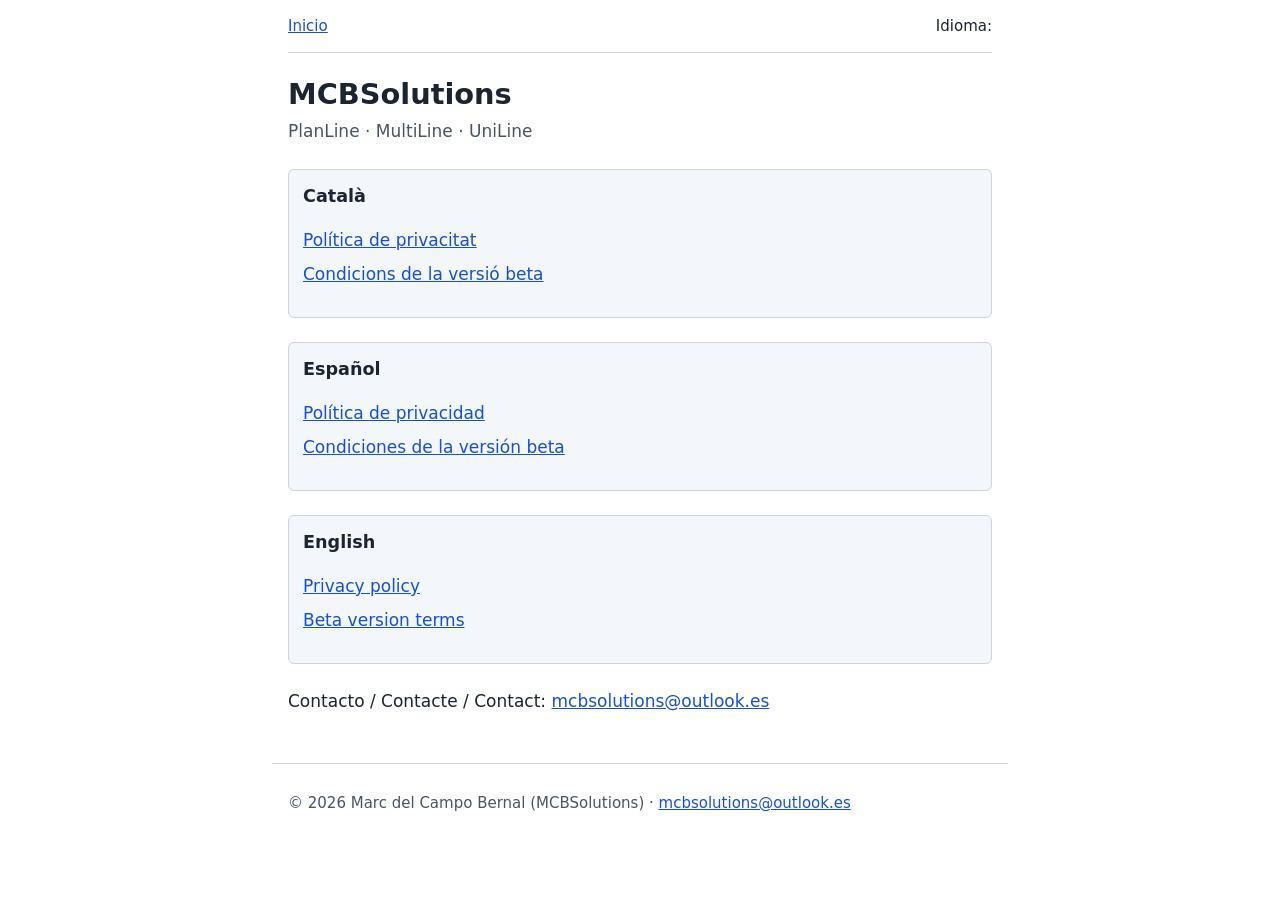
<file: index.html>
<!doctype html>
<html lang="es"><head><meta charset="utf-8"><meta name="viewport" content="width=device-width,initial-scale=1">
<title>MCBSolutions · PlanLine, MultiLine, UniLine</title><meta name="robots" content="index,follow"><link rel="icon" href="data:,">
<link rel="stylesheet" href="estilo.css"></head><body>
<header><nav aria-label="Idioma"><a href="index.html">Inicio</a><span>Idioma: </span></nav></header>
<main>
<h1>MCBSolutions</h1><p class="fecha">PlanLine · MultiLine · UniLine</p><section class="lang" lang="ca"><h2>Català</h2><ul class="lista"><li><a href="privacidad/ca/index.html">Política de privacitat</a></li><li><a href="condiciones-beta/ca/index.html">Condicions de la versió beta</a></li></ul></section>
<section class="lang" lang="es"><h2>Español</h2><ul class="lista"><li><a href="privacidad/es/index.html">Política de privacidad</a></li><li><a href="condiciones-beta/es/index.html">Condiciones de la versión beta</a></li></ul></section>
<section class="lang" lang="en"><h2>English</h2><ul class="lista"><li><a href="privacidad/en/index.html">Privacy policy</a></li><li><a href="condiciones-beta/en/index.html">Beta version terms</a></li></ul></section><p>Contacto / Contacte / Contact: <a href="mailto:mcbsolutions@outlook.es">mcbsolutions@outlook.es</a></p>
</main>
<footer><p>© 2026 Marc del Campo Bernal (MCBSolutions) · <a href="mailto:mcbsolutions@outlook.es">mcbsolutions@outlook.es</a></p></footer>
</body></html>
</file>
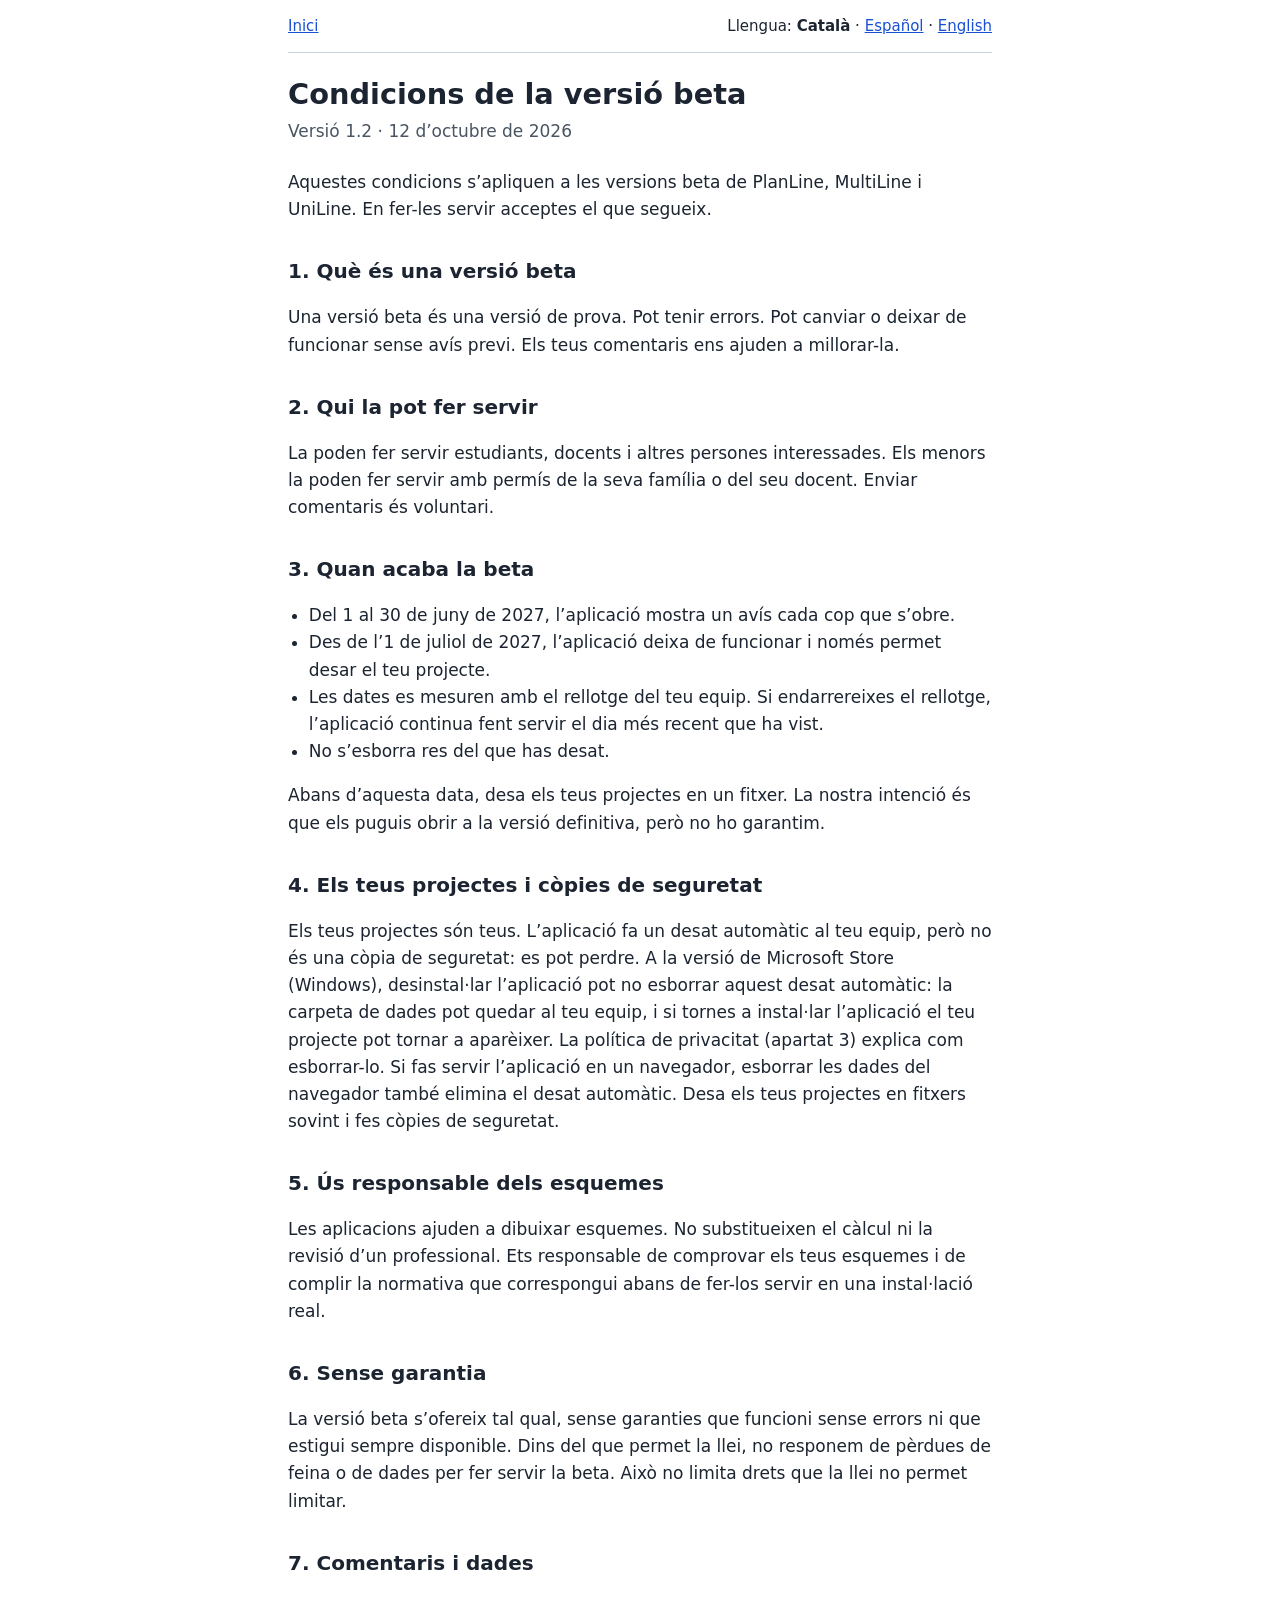
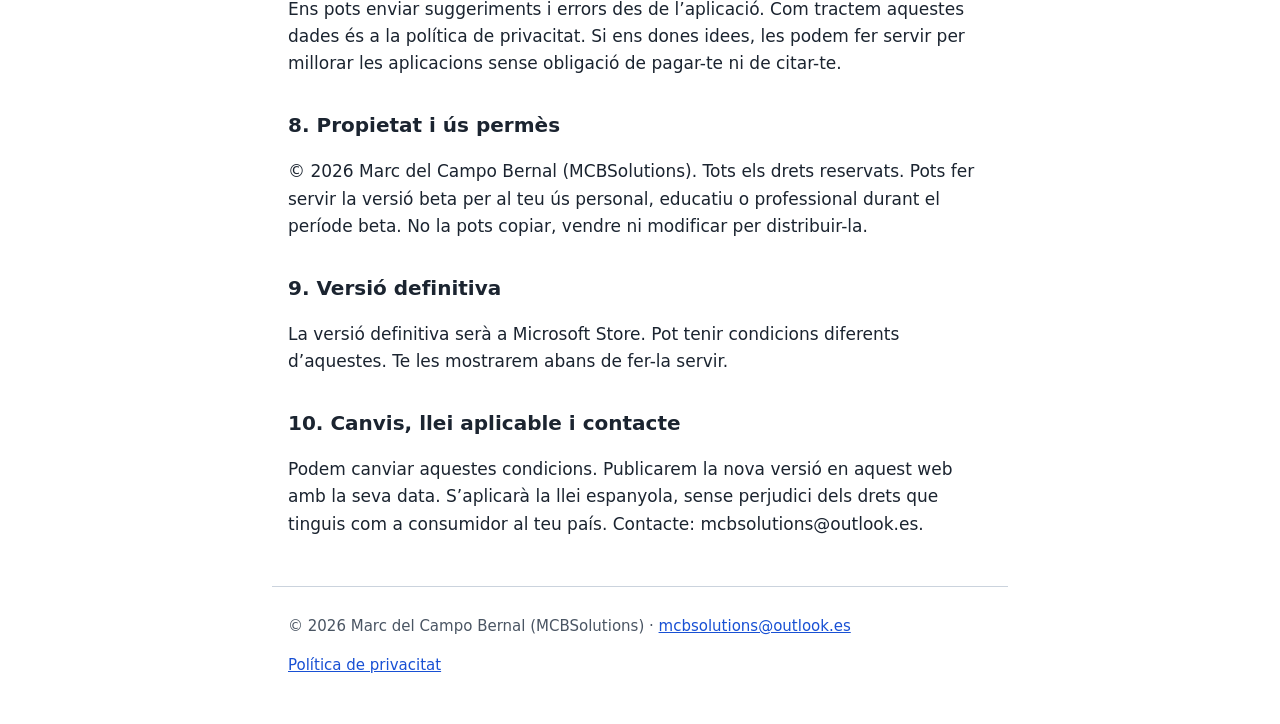
<file: condiciones-beta/ca/index.html>
<!doctype html>
<html lang="ca"><head><meta charset="utf-8"><meta name="viewport" content="width=device-width,initial-scale=1">
<title>Condicions de la versió beta · MCBSolutions</title><meta name="robots" content="index,follow"><link rel="icon" href="data:,"><link rel="alternate" hreflang="ca" href="../ca/index.html"><link rel="alternate" hreflang="es" href="../es/index.html"><link rel="alternate" hreflang="en" href="../en/index.html">
<link rel="stylesheet" href="../../estilo.css"></head><body>
<header><nav aria-label="Llengua"><a href="../../index.html">Inici</a><span>Llengua: <span aria-current="true">Català</span> · <a href="../es/index.html" hreflang="es" lang="es">Español</a> · <a href="../en/index.html" hreflang="en" lang="en">English</a></span></nav></header>
<main>
<h1>Condicions de la versió beta</h1><p class="fecha">Versió 1.2 · 12 d’octubre de 2026</p>
<p>Aquestes condicions s’apliquen a les versions beta de PlanLine, MultiLine i UniLine. En fer-les servir acceptes el que segueix.</p>
<h2>1. Què és una versió beta</h2>
<p>Una versió beta és una versió de prova. Pot tenir errors. Pot canviar o deixar de funcionar sense avís previ. Els teus comentaris ens ajuden a millorar-la.</p>
<h2>2. Qui la pot fer servir</h2>
<p>La poden fer servir estudiants, docents i altres persones interessades. Els menors la poden fer servir amb permís de la seva família o del seu docent. Enviar comentaris és voluntari.</p>
<h2>3. Quan acaba la beta</h2>
<ul><li>Del 1 al 30 de juny de 2027, l’aplicació mostra un avís cada cop que s’obre.</li><li>Des de l’1 de juliol de 2027, l’aplicació deixa de funcionar i només permet desar el teu projecte.</li><li>Les dates es mesuren amb el rellotge del teu equip. Si endarrereixes el rellotge, l’aplicació continua fent servir el dia més recent que ha vist.</li><li>No s’esborra res del que has desat.</li></ul>
<p>Abans d’aquesta data, desa els teus projectes en un fitxer. La nostra intenció és que els puguis obrir a la versió definitiva, però no ho garantim.</p>
<h2>4. Els teus projectes i còpies de seguretat</h2>
<p>Els teus projectes són teus. L’aplicació fa un desat automàtic al teu equip, però no és una còpia de seguretat: es pot perdre. A la versió de Microsoft Store (Windows), desinstal·lar l’aplicació pot no esborrar aquest desat automàtic: la carpeta de dades pot quedar al teu equip, i si tornes a instal·lar l’aplicació el teu projecte pot tornar a aparèixer. La política de privacitat (apartat 3) explica com esborrar-lo. Si fas servir l’aplicació en un navegador, esborrar les dades del navegador també elimina el desat automàtic. Desa els teus projectes en fitxers sovint i fes còpies de seguretat.</p>
<h2>5. Ús responsable dels esquemes</h2>
<p>Les aplicacions ajuden a dibuixar esquemes. No substitueixen el càlcul ni la revisió d’un professional. Ets responsable de comprovar els teus esquemes i de complir la normativa que correspongui abans de fer-los servir en una instal·lació real.</p>
<h2>6. Sense garantia</h2>
<p>La versió beta s’ofereix tal qual, sense garanties que funcioni sense errors ni que estigui sempre disponible. Dins del que permet la llei, no responem de pèrdues de feina o de dades per fer servir la beta. Això no limita drets que la llei no permet limitar.</p>
<h2>7. Comentaris i dades</h2>
<p>Ens pots enviar suggeriments i errors des de l’aplicació. Com tractem aquestes dades és a la política de privacitat. Si ens dones idees, les podem fer servir per millorar les aplicacions sense obligació de pagar-te ni de citar-te.</p>
<h2>8. Propietat i ús permès</h2>
<p>© 2026 Marc del Campo Bernal (MCBSolutions). Tots els drets reservats. Pots fer servir la versió beta per al teu ús personal, educatiu o professional durant el període beta. No la pots copiar, vendre ni modificar per distribuir-la.</p>
<h2>9. Versió definitiva</h2>
<p>La versió definitiva serà a Microsoft Store. Pot tenir condicions diferents d’aquestes. Te les mostrarem abans de fer-la servir.</p>
<h2>10. Canvis, llei aplicable i contacte</h2>
<p>Podem canviar aquestes condicions. Publicarem la nova versió en aquest web amb la seva data. S’aplicarà la llei espanyola, sense perjudici dels drets que tinguis com a consumidor al teu país. Contacte: mcbsolutions@outlook.es.</p>
</main>
<footer><p>© 2026 Marc del Campo Bernal (MCBSolutions) · <a href="mailto:mcbsolutions@outlook.es">mcbsolutions@outlook.es</a></p><p><a href="../../privacidad/ca/index.html">Política de privacitat</a></p></footer>
</body></html>
</file>
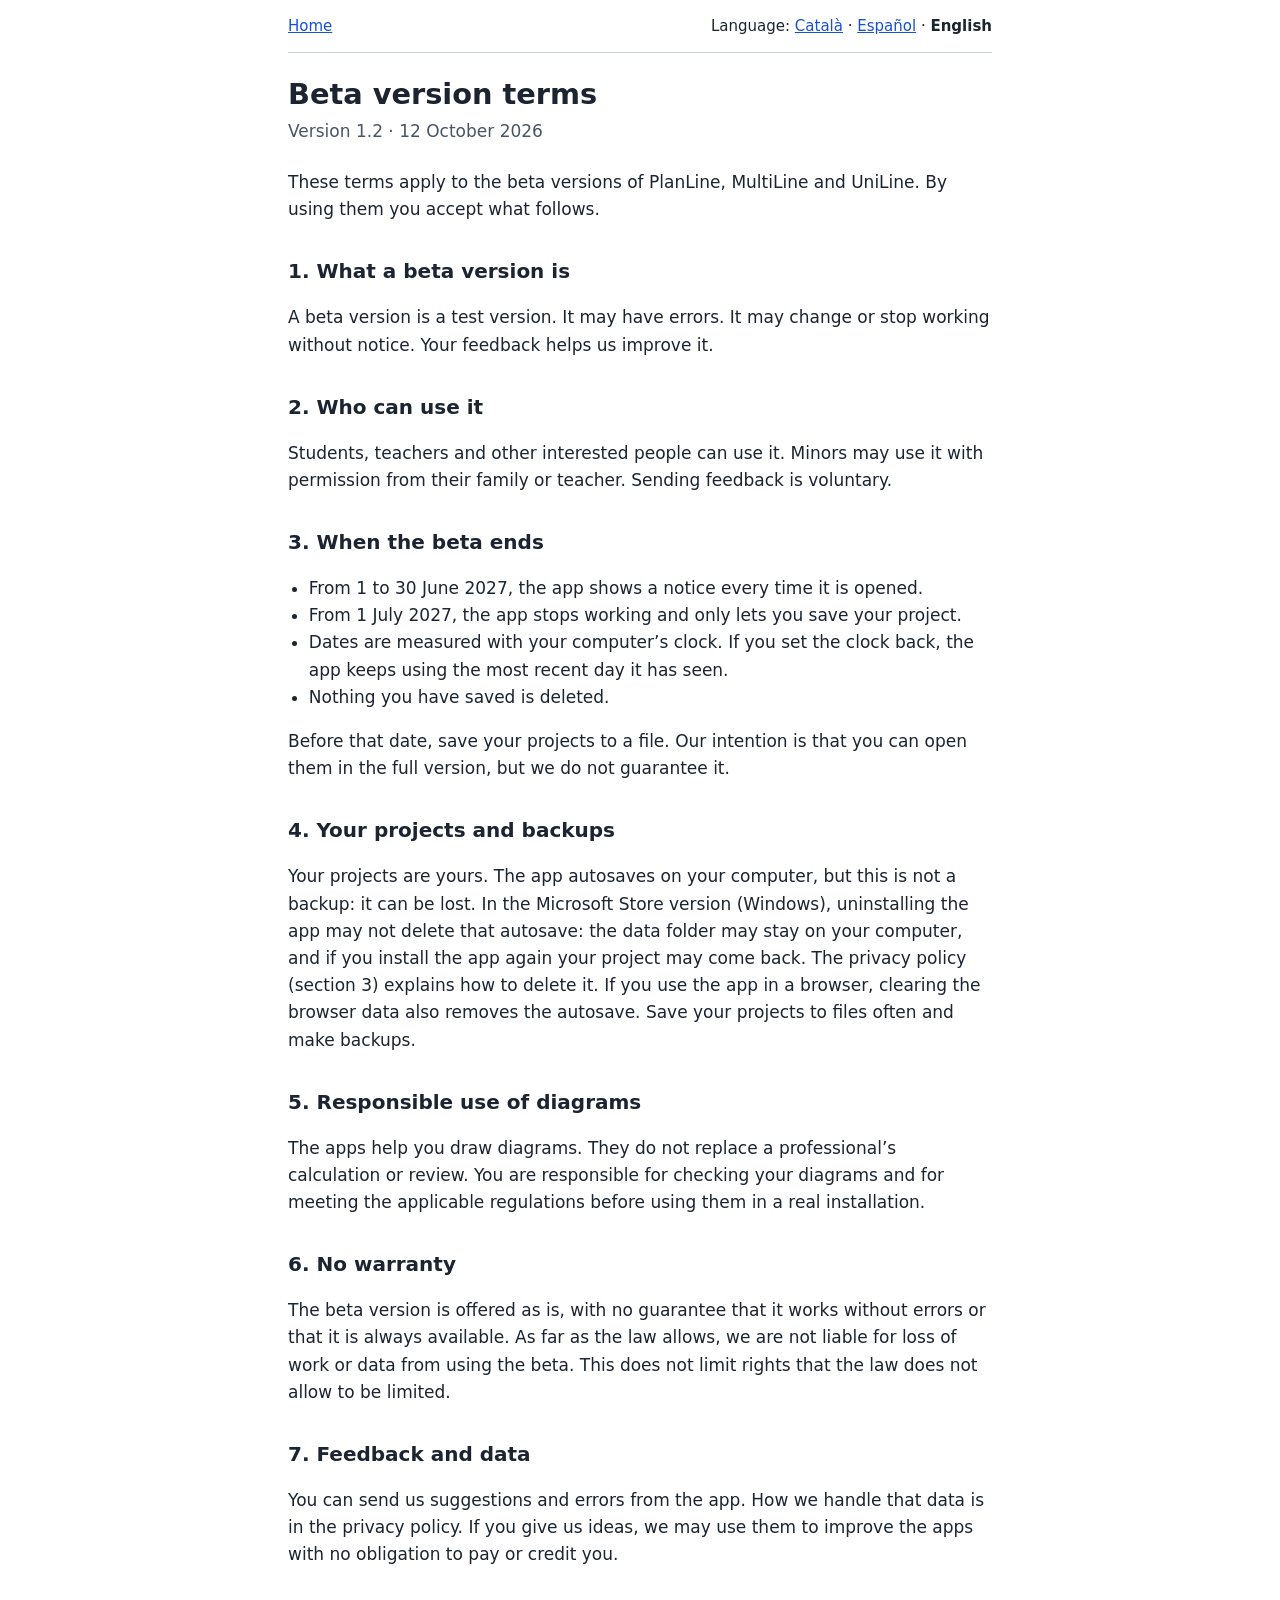
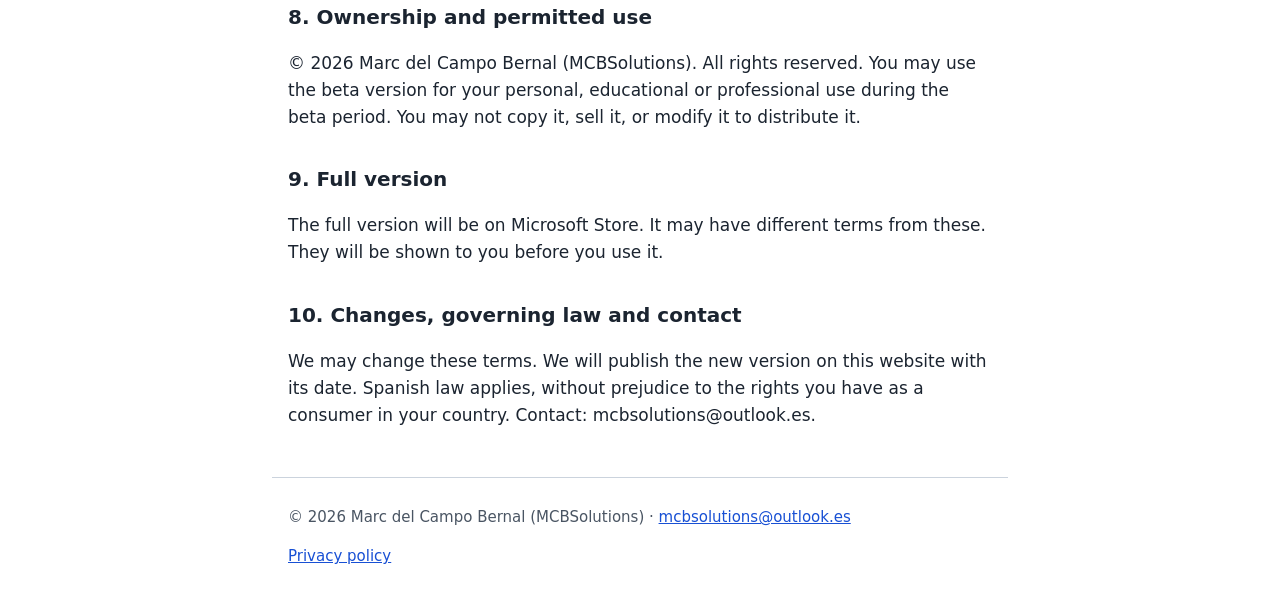
<file: condiciones-beta/en/index.html>
<!doctype html>
<html lang="en"><head><meta charset="utf-8"><meta name="viewport" content="width=device-width,initial-scale=1">
<title>Beta version terms · MCBSolutions</title><meta name="robots" content="index,follow"><link rel="icon" href="data:,"><link rel="alternate" hreflang="ca" href="../ca/index.html"><link rel="alternate" hreflang="es" href="../es/index.html"><link rel="alternate" hreflang="en" href="../en/index.html">
<link rel="stylesheet" href="../../estilo.css"></head><body>
<header><nav aria-label="Language"><a href="../../index.html">Home</a><span>Language: <a href="../ca/index.html" hreflang="ca" lang="ca">Català</a> · <a href="../es/index.html" hreflang="es" lang="es">Español</a> · <span aria-current="true">English</span></span></nav></header>
<main>
<h1>Beta version terms</h1><p class="fecha">Version 1.2 · 12 October 2026</p>
<p>These terms apply to the beta versions of PlanLine, MultiLine and UniLine. By using them you accept what follows.</p>
<h2>1. What a beta version is</h2>
<p>A beta version is a test version. It may have errors. It may change or stop working without notice. Your feedback helps us improve it.</p>
<h2>2. Who can use it</h2>
<p>Students, teachers and other interested people can use it. Minors may use it with permission from their family or teacher. Sending feedback is voluntary.</p>
<h2>3. When the beta ends</h2>
<ul><li>From 1 to 30 June 2027, the app shows a notice every time it is opened.</li><li>From 1 July 2027, the app stops working and only lets you save your project.</li><li>Dates are measured with your computer’s clock. If you set the clock back, the app keeps using the most recent day it has seen.</li><li>Nothing you have saved is deleted.</li></ul>
<p>Before that date, save your projects to a file. Our intention is that you can open them in the full version, but we do not guarantee it.</p>
<h2>4. Your projects and backups</h2>
<p>Your projects are yours. The app autosaves on your computer, but this is not a backup: it can be lost. In the Microsoft Store version (Windows), uninstalling the app may not delete that autosave: the data folder may stay on your computer, and if you install the app again your project may come back. The privacy policy (section 3) explains how to delete it. If you use the app in a browser, clearing the browser data also removes the autosave. Save your projects to files often and make backups.</p>
<h2>5. Responsible use of diagrams</h2>
<p>The apps help you draw diagrams. They do not replace a professional’s calculation or review. You are responsible for checking your diagrams and for meeting the applicable regulations before using them in a real installation.</p>
<h2>6. No warranty</h2>
<p>The beta version is offered as is, with no guarantee that it works without errors or that it is always available. As far as the law allows, we are not liable for loss of work or data from using the beta. This does not limit rights that the law does not allow to be limited.</p>
<h2>7. Feedback and data</h2>
<p>You can send us suggestions and errors from the app. How we handle that data is in the privacy policy. If you give us ideas, we may use them to improve the apps with no obligation to pay or credit you.</p>
<h2>8. Ownership and permitted use</h2>
<p>© 2026 Marc del Campo Bernal (MCBSolutions). All rights reserved. You may use the beta version for your personal, educational or professional use during the beta period. You may not copy it, sell it, or modify it to distribute it.</p>
<h2>9. Full version</h2>
<p>The full version will be on Microsoft Store. It may have different terms from these. They will be shown to you before you use it.</p>
<h2>10. Changes, governing law and contact</h2>
<p>We may change these terms. We will publish the new version on this website with its date. Spanish law applies, without prejudice to the rights you have as a consumer in your country. Contact: mcbsolutions@outlook.es.</p>
</main>
<footer><p>© 2026 Marc del Campo Bernal (MCBSolutions) · <a href="mailto:mcbsolutions@outlook.es">mcbsolutions@outlook.es</a></p><p><a href="../../privacidad/en/index.html">Privacy policy</a></p></footer>
</body></html>
</file>
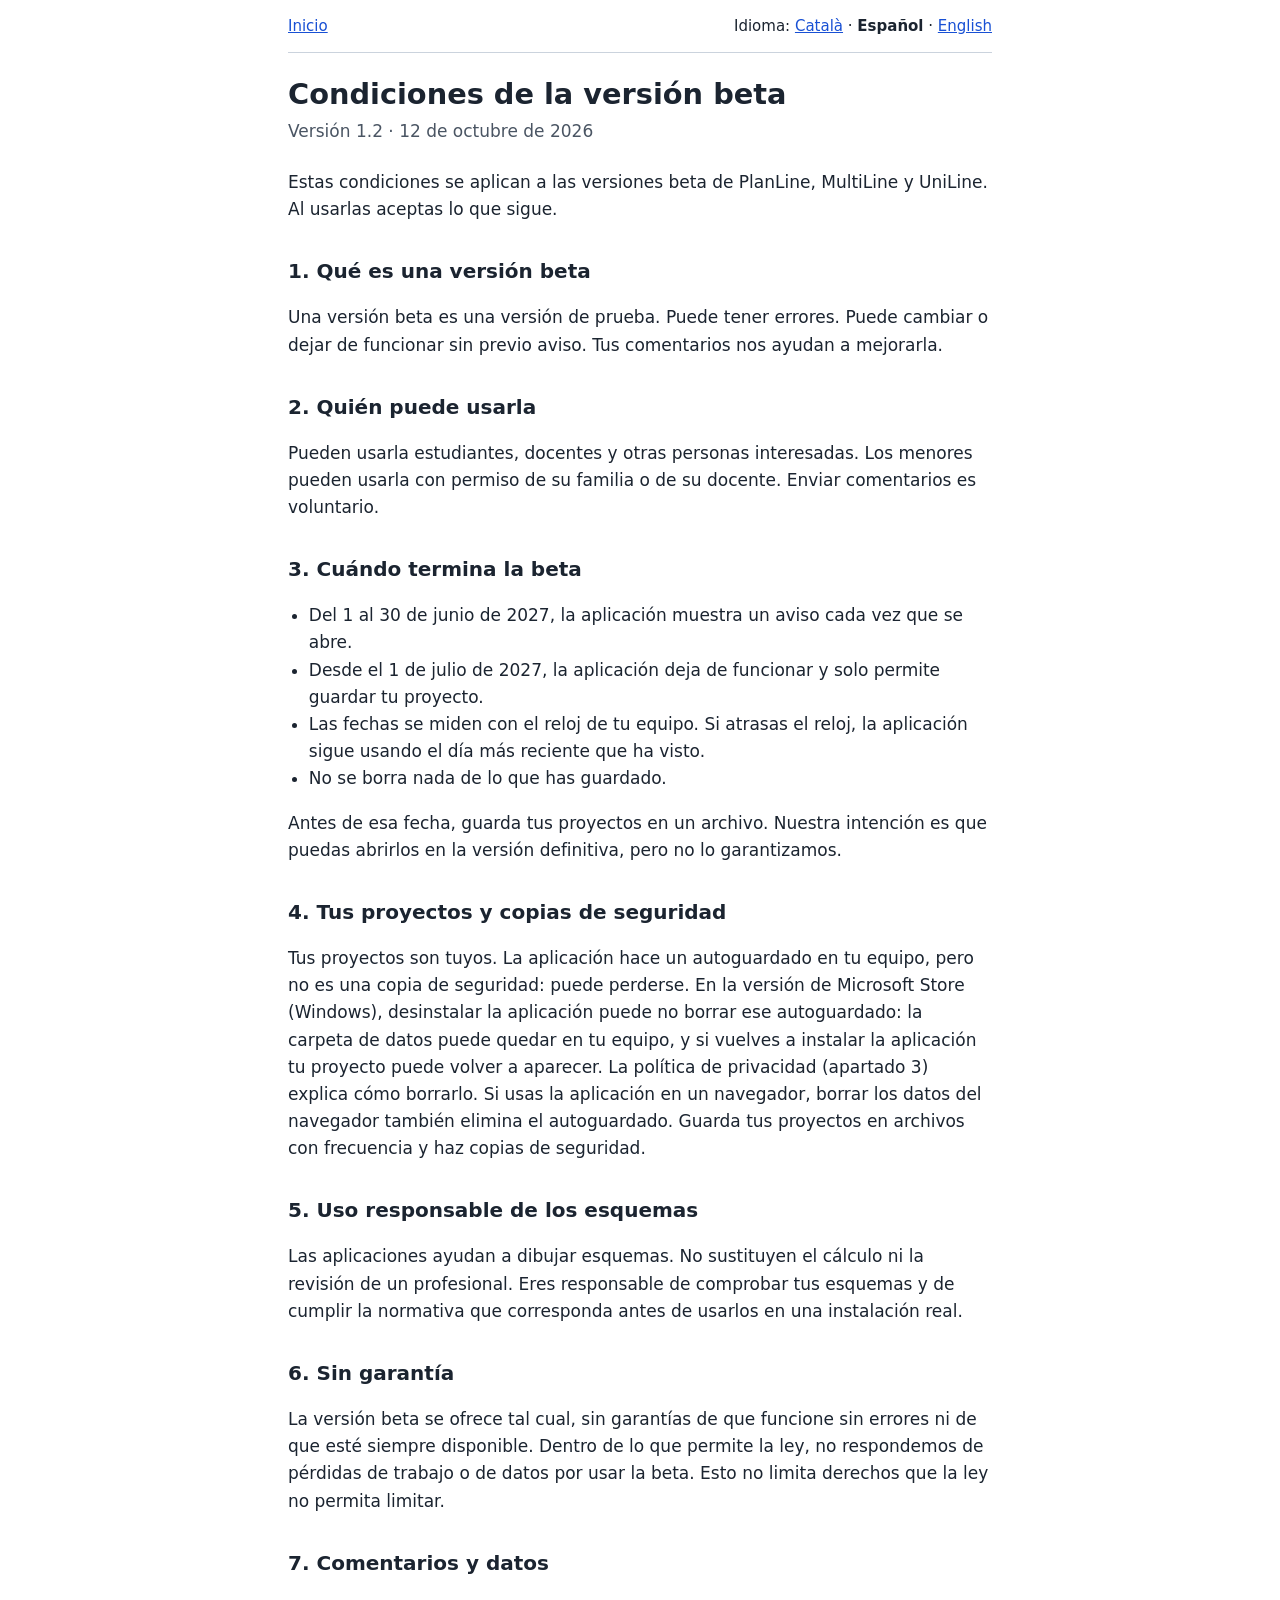
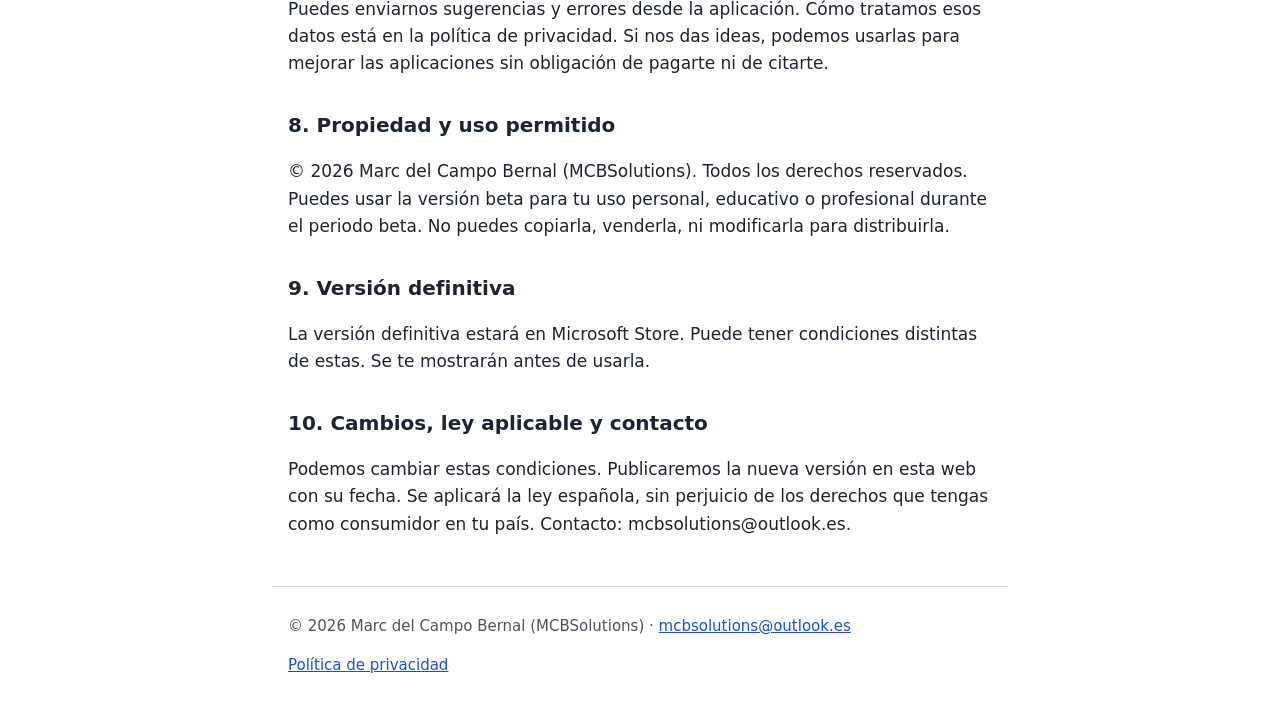
<file: condiciones-beta/es/index.html>
<!doctype html>
<html lang="es"><head><meta charset="utf-8"><meta name="viewport" content="width=device-width,initial-scale=1">
<title>Condiciones de la versión beta · MCBSolutions</title><meta name="robots" content="index,follow"><link rel="icon" href="data:,"><link rel="alternate" hreflang="ca" href="../ca/index.html"><link rel="alternate" hreflang="es" href="../es/index.html"><link rel="alternate" hreflang="en" href="../en/index.html">
<link rel="stylesheet" href="../../estilo.css"></head><body>
<header><nav aria-label="Idioma"><a href="../../index.html">Inicio</a><span>Idioma: <a href="../ca/index.html" hreflang="ca" lang="ca">Català</a> · <span aria-current="true">Español</span> · <a href="../en/index.html" hreflang="en" lang="en">English</a></span></nav></header>
<main>
<h1>Condiciones de la versión beta</h1><p class="fecha">Versión 1.2 · 12 de octubre de 2026</p>
<p>Estas condiciones se aplican a las versiones beta de PlanLine, MultiLine y UniLine. Al usarlas aceptas lo que sigue.</p>
<h2>1. Qué es una versión beta</h2>
<p>Una versión beta es una versión de prueba. Puede tener errores. Puede cambiar o dejar de funcionar sin previo aviso. Tus comentarios nos ayudan a mejorarla.</p>
<h2>2. Quién puede usarla</h2>
<p>Pueden usarla estudiantes, docentes y otras personas interesadas. Los menores pueden usarla con permiso de su familia o de su docente. Enviar comentarios es voluntario.</p>
<h2>3. Cuándo termina la beta</h2>
<ul><li>Del 1 al 30 de junio de 2027, la aplicación muestra un aviso cada vez que se abre.</li><li>Desde el 1 de julio de 2027, la aplicación deja de funcionar y solo permite guardar tu proyecto.</li><li>Las fechas se miden con el reloj de tu equipo. Si atrasas el reloj, la aplicación sigue usando el día más reciente que ha visto.</li><li>No se borra nada de lo que has guardado.</li></ul>
<p>Antes de esa fecha, guarda tus proyectos en un archivo. Nuestra intención es que puedas abrirlos en la versión definitiva, pero no lo garantizamos.</p>
<h2>4. Tus proyectos y copias de seguridad</h2>
<p>Tus proyectos son tuyos. La aplicación hace un autoguardado en tu equipo, pero no es una copia de seguridad: puede perderse. En la versión de Microsoft Store (Windows), desinstalar la aplicación puede no borrar ese autoguardado: la carpeta de datos puede quedar en tu equipo, y si vuelves a instalar la aplicación tu proyecto puede volver a aparecer. La política de privacidad (apartado 3) explica cómo borrarlo. Si usas la aplicación en un navegador, borrar los datos del navegador también elimina el autoguardado. Guarda tus proyectos en archivos con frecuencia y haz copias de seguridad.</p>
<h2>5. Uso responsable de los esquemas</h2>
<p>Las aplicaciones ayudan a dibujar esquemas. No sustituyen el cálculo ni la revisión de un profesional. Eres responsable de comprobar tus esquemas y de cumplir la normativa que corresponda antes de usarlos en una instalación real.</p>
<h2>6. Sin garantía</h2>
<p>La versión beta se ofrece tal cual, sin garantías de que funcione sin errores ni de que esté siempre disponible. Dentro de lo que permite la ley, no respondemos de pérdidas de trabajo o de datos por usar la beta. Esto no limita derechos que la ley no permita limitar.</p>
<h2>7. Comentarios y datos</h2>
<p>Puedes enviarnos sugerencias y errores desde la aplicación. Cómo tratamos esos datos está en la política de privacidad. Si nos das ideas, podemos usarlas para mejorar las aplicaciones sin obligación de pagarte ni de citarte.</p>
<h2>8. Propiedad y uso permitido</h2>
<p>© 2026 Marc del Campo Bernal (MCBSolutions). Todos los derechos reservados. Puedes usar la versión beta para tu uso personal, educativo o profesional durante el periodo beta. No puedes copiarla, venderla, ni modificarla para distribuirla.</p>
<h2>9. Versión definitiva</h2>
<p>La versión definitiva estará en Microsoft Store. Puede tener condiciones distintas de estas. Se te mostrarán antes de usarla.</p>
<h2>10. Cambios, ley aplicable y contacto</h2>
<p>Podemos cambiar estas condiciones. Publicaremos la nueva versión en esta web con su fecha. Se aplicará la ley española, sin perjuicio de los derechos que tengas como consumidor en tu país. Contacto: mcbsolutions@outlook.es.</p>
</main>
<footer><p>© 2026 Marc del Campo Bernal (MCBSolutions) · <a href="mailto:mcbsolutions@outlook.es">mcbsolutions@outlook.es</a></p><p><a href="../../privacidad/es/index.html">Política de privacidad</a></p></footer>
</body></html>
</file>
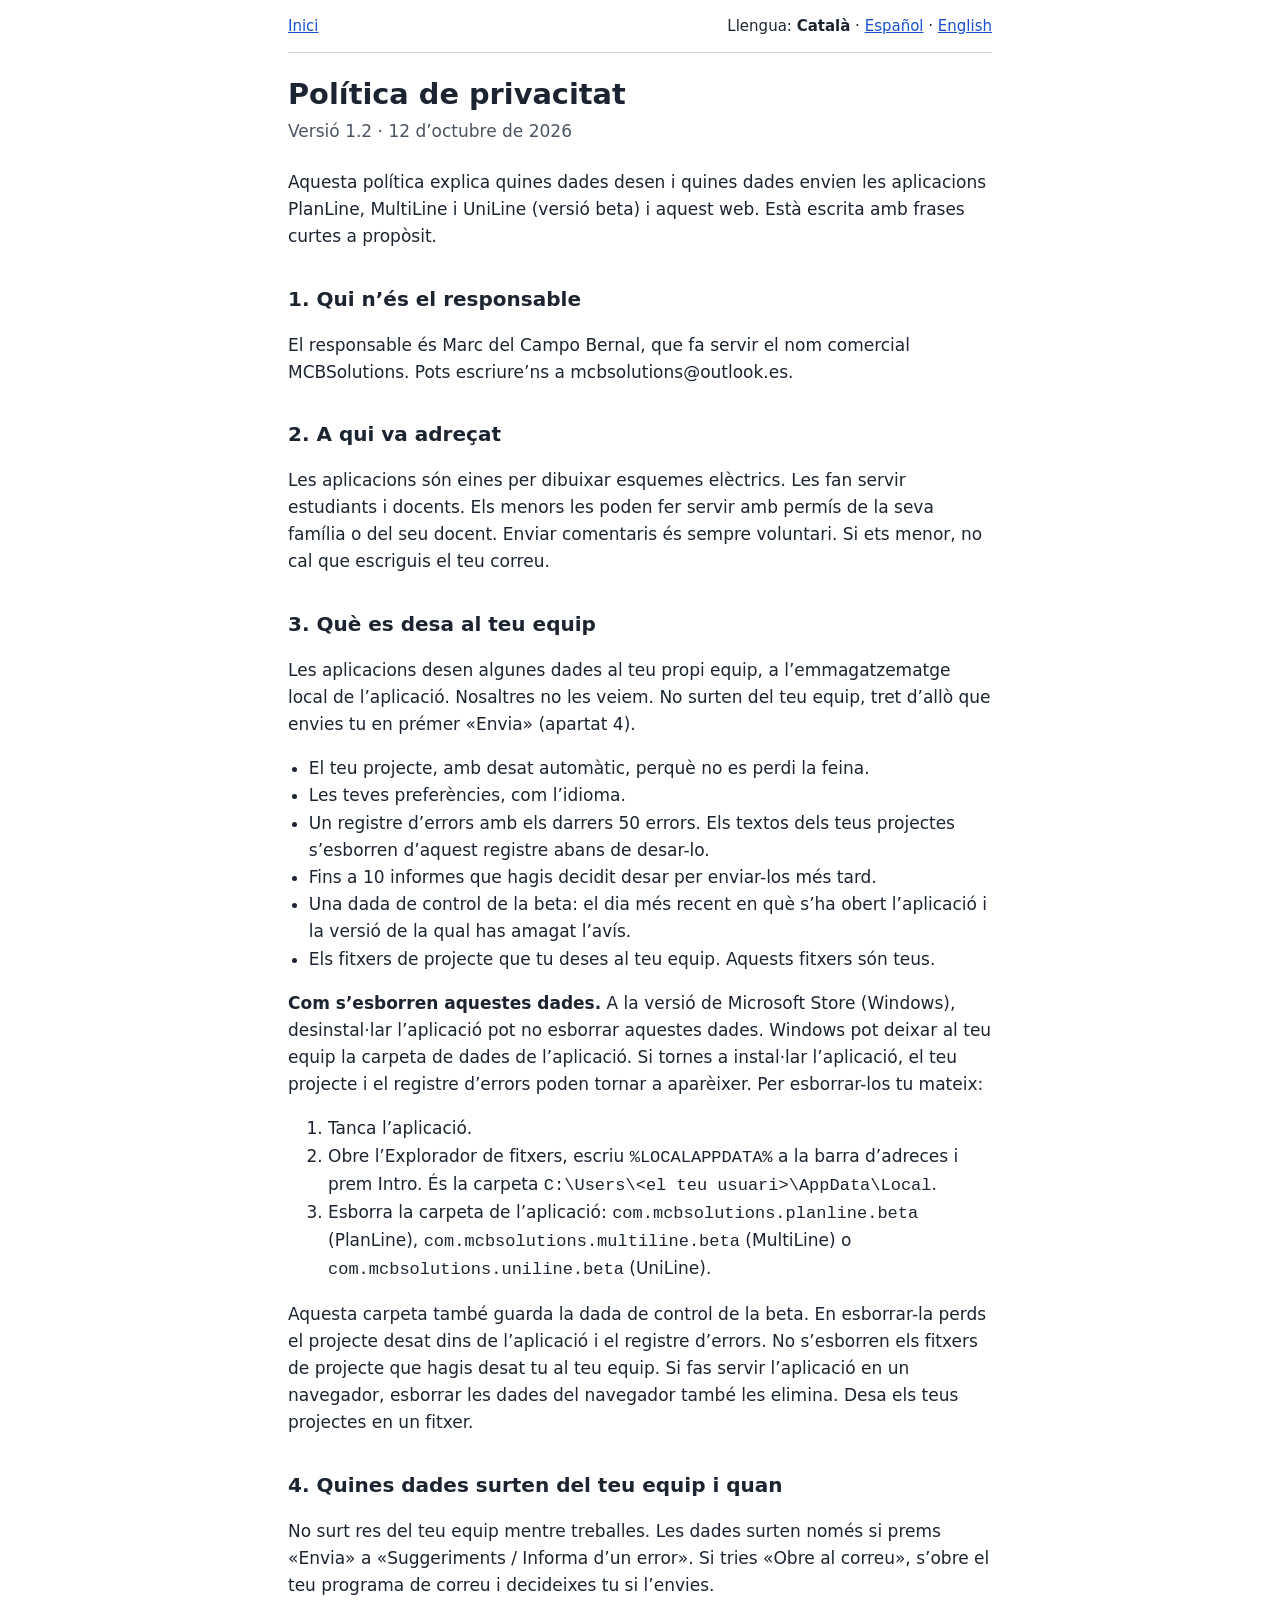
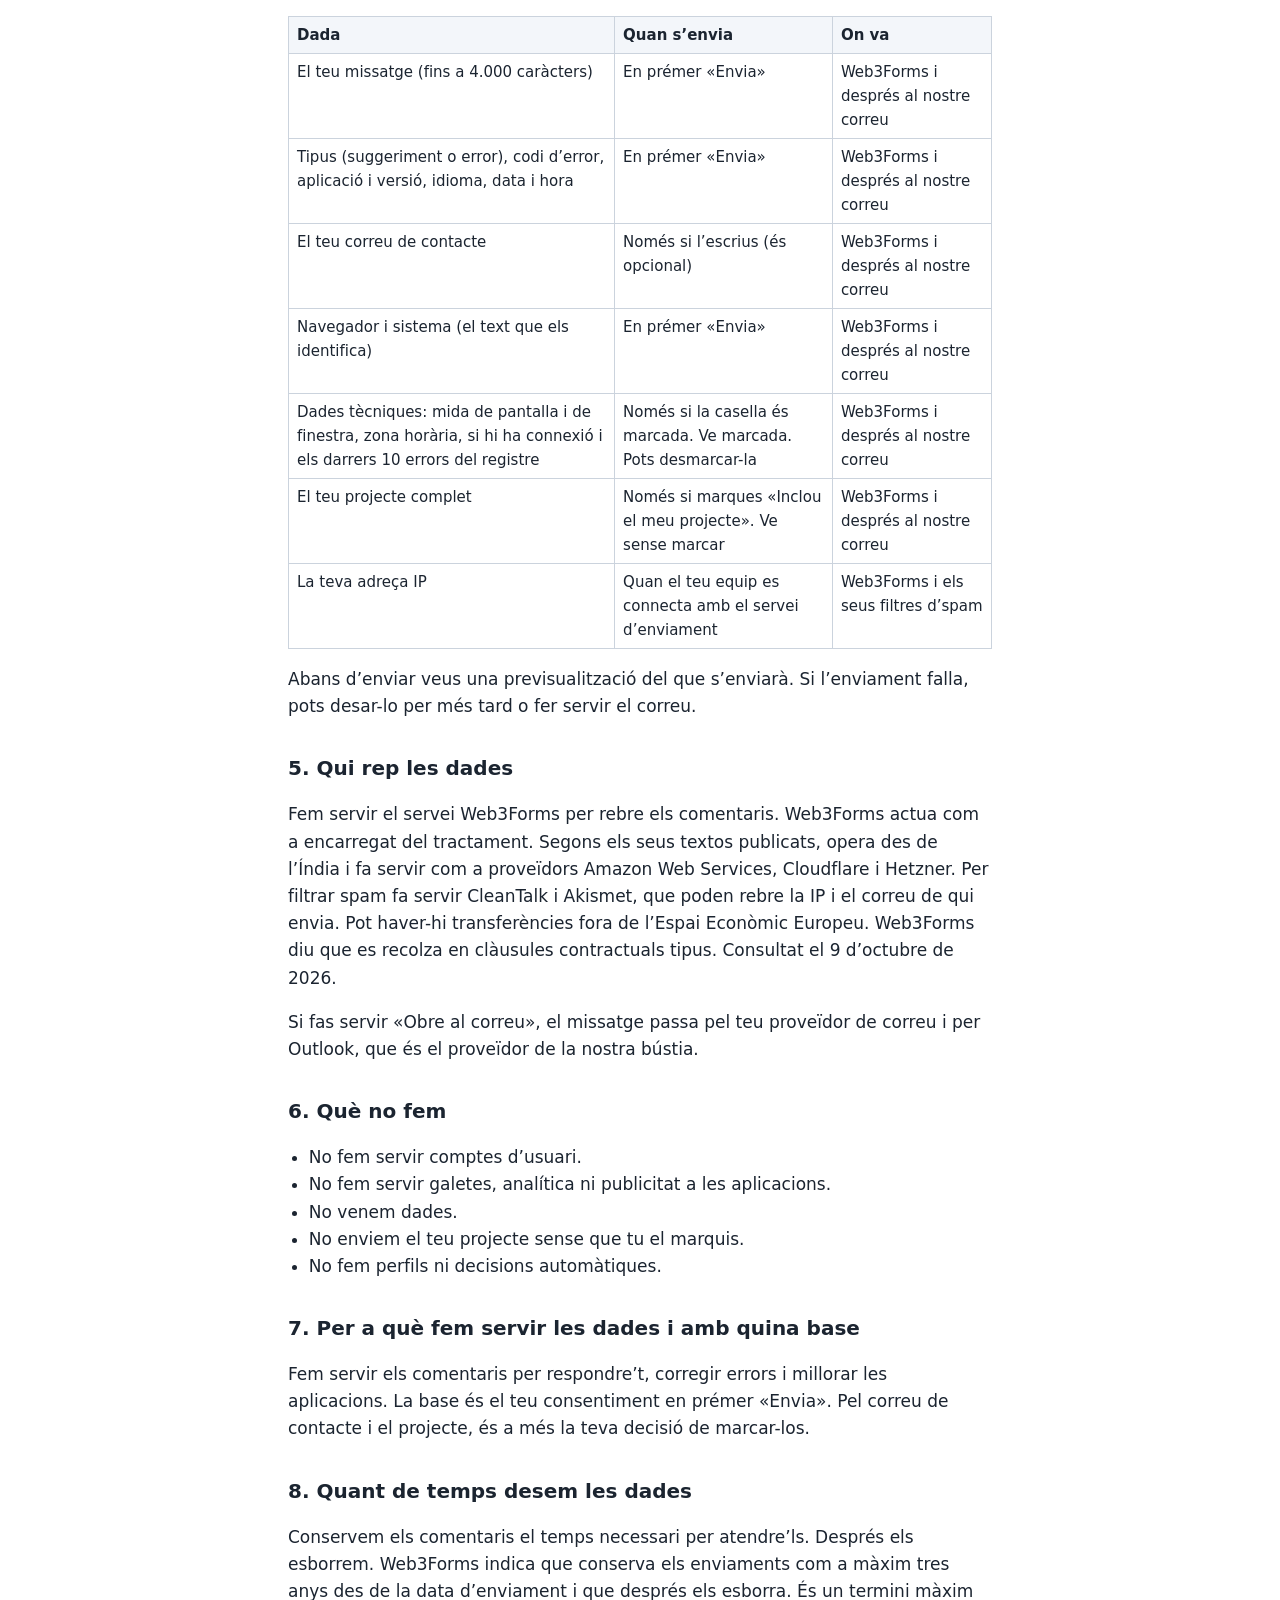
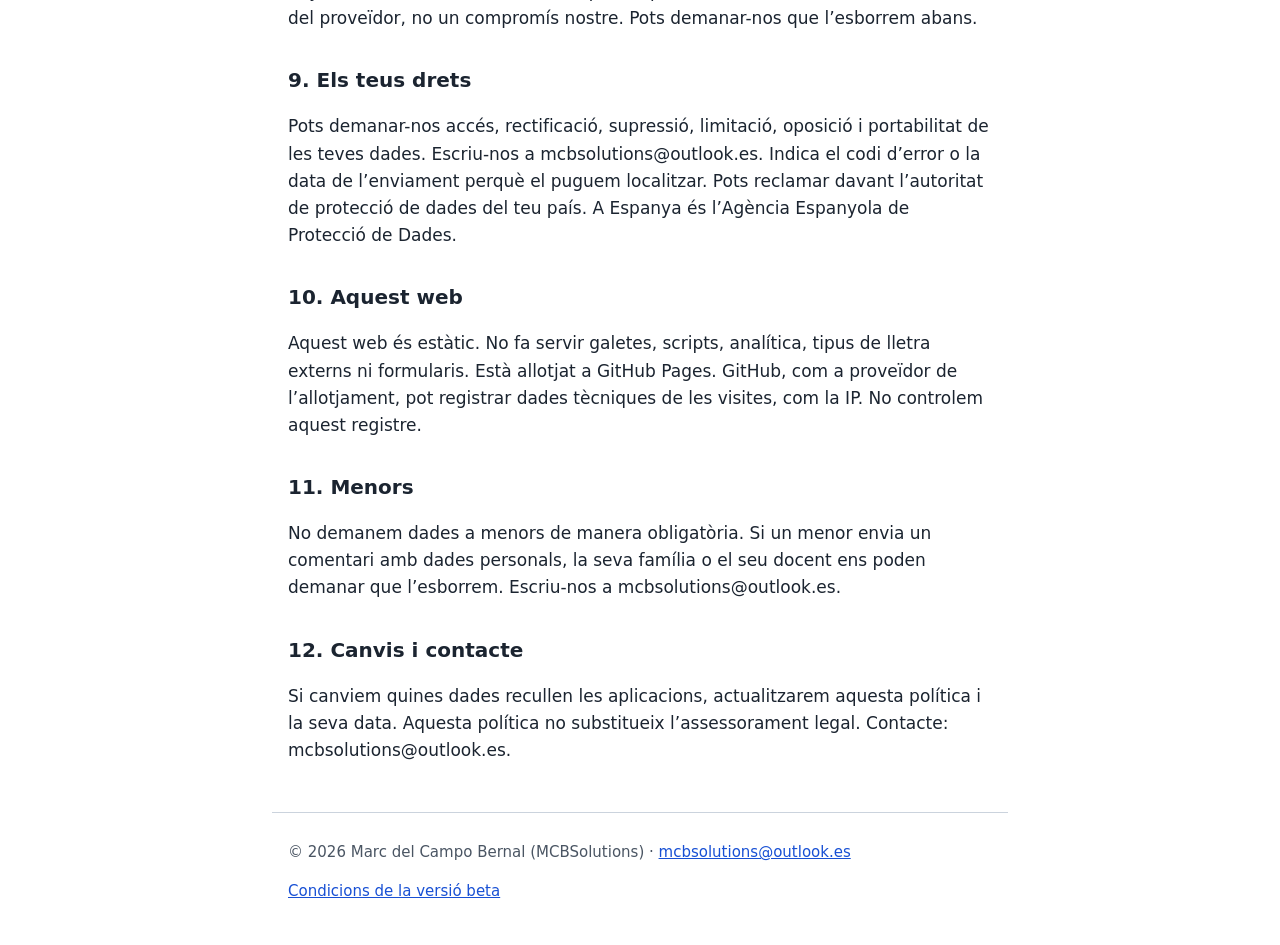
<file: privacidad/ca/index.html>
<!doctype html>
<html lang="ca"><head><meta charset="utf-8"><meta name="viewport" content="width=device-width,initial-scale=1">
<title>Política de privacitat · MCBSolutions</title><meta name="robots" content="index,follow"><link rel="icon" href="data:,"><link rel="alternate" hreflang="ca" href="../ca/index.html"><link rel="alternate" hreflang="es" href="../es/index.html"><link rel="alternate" hreflang="en" href="../en/index.html">
<link rel="stylesheet" href="../../estilo.css"></head><body>
<header><nav aria-label="Llengua"><a href="../../index.html">Inici</a><span>Llengua: <span aria-current="true">Català</span> · <a href="../es/index.html" hreflang="es" lang="es">Español</a> · <a href="../en/index.html" hreflang="en" lang="en">English</a></span></nav></header>
<main>
<h1>Política de privacitat</h1><p class="fecha">Versió 1.2 · 12 d’octubre de 2026</p>
<p>Aquesta política explica quines dades desen i quines dades envien les aplicacions PlanLine, MultiLine i UniLine (versió beta) i aquest web. Està escrita amb frases curtes a propòsit.</p>
<h2>1. Qui n’és el responsable</h2>
<p>El responsable és Marc del Campo Bernal, que fa servir el nom comercial MCBSolutions. Pots escriure’ns a mcbsolutions@outlook.es.</p>
<h2>2. A qui va adreçat</h2>
<p>Les aplicacions són eines per dibuixar esquemes elèctrics. Les fan servir estudiants i docents. Els menors les poden fer servir amb permís de la seva família o del seu docent. Enviar comentaris és sempre voluntari. Si ets menor, no cal que escriguis el teu correu.</p>
<h2>3. Què es desa al teu equip</h2>
<p>Les aplicacions desen algunes dades al teu propi equip, a l’emmagatzematge local de l’aplicació. Nosaltres no les veiem. No surten del teu equip, tret d’allò que envies tu en prémer «Envia» (apartat 4).</p>
<ul><li>El teu projecte, amb desat automàtic, perquè no es perdi la feina.</li><li>Les teves preferències, com l’idioma.</li><li>Un registre d’errors amb els darrers 50 errors. Els textos dels teus projectes s’esborren d’aquest registre abans de desar-lo.</li><li>Fins a 10 informes que hagis decidit desar per enviar-los més tard.</li><li>Una dada de control de la beta: el dia més recent en què s’ha obert l’aplicació i la versió de la qual has amagat l’avís.</li><li>Els fitxers de projecte que tu deses al teu equip. Aquests fitxers són teus.</li></ul>
<p><strong>Com s’esborren aquestes dades.</strong> A la versió de Microsoft Store (Windows), desinstal·lar l’aplicació pot no esborrar aquestes dades. Windows pot deixar al teu equip la carpeta de dades de l’aplicació. Si tornes a instal·lar l’aplicació, el teu projecte i el registre d’errors poden tornar a aparèixer. Per esborrar-los tu mateix:</p>
<ol><li>Tanca l’aplicació.</li><li>Obre l’Explorador de fitxers, escriu <code>%LOCALAPPDATA%</code> a la barra d’adreces i prem Intro. És la carpeta <code>C:\Users\&lt;el teu usuari&gt;\AppData\Local</code>.</li><li>Esborra la carpeta de l’aplicació: <code>com.mcbsolutions.planline.beta</code> (PlanLine), <code>com.mcbsolutions.multiline.beta</code> (MultiLine) o <code>com.mcbsolutions.uniline.beta</code> (UniLine).</li></ol>
<p>Aquesta carpeta també guarda la dada de control de la beta. En esborrar-la perds el projecte desat dins de l’aplicació i el registre d’errors. No s’esborren els fitxers de projecte que hagis desat tu al teu equip. Si fas servir l’aplicació en un navegador, esborrar les dades del navegador també les elimina. Desa els teus projectes en un fitxer.</p>
<h2>4. Quines dades surten del teu equip i quan</h2>
<p>No surt res del teu equip mentre treballes. Les dades surten només si prems «Envia» a «Suggeriments / Informa d’un error». Si tries «Obre al correu», s’obre el teu programa de correu i decideixes tu si l’envies.</p>
<div class="tabla"><table><thead><tr><th scope='col'>Dada</th><th scope='col'>Quan s’envia</th><th scope='col'>On va</th></tr></thead><tbody><tr><td>El teu missatge (fins a 4.000 caràcters)</td><td>En prémer «Envia»</td><td>Web3Forms i després al nostre correu</td></tr><tr><td>Tipus (suggeriment o error), codi d’error, aplicació i versió, idioma, data i hora</td><td>En prémer «Envia»</td><td>Web3Forms i després al nostre correu</td></tr><tr><td>El teu correu de contacte</td><td>Només si l’escrius (és opcional)</td><td>Web3Forms i després al nostre correu</td></tr><tr><td>Navegador i sistema (el text que els identifica)</td><td>En prémer «Envia»</td><td>Web3Forms i després al nostre correu</td></tr><tr><td>Dades tècniques: mida de pantalla i de finestra, zona horària, si hi ha connexió i els darrers 10 errors del registre</td><td>Només si la casella és marcada. Ve marcada. Pots desmarcar-la</td><td>Web3Forms i després al nostre correu</td></tr><tr><td>El teu projecte complet</td><td>Només si marques «Inclou el meu projecte». Ve sense marcar</td><td>Web3Forms i després al nostre correu</td></tr><tr><td>La teva adreça IP</td><td>Quan el teu equip es connecta amb el servei d’enviament</td><td>Web3Forms i els seus filtres d’spam</td></tr></tbody></table></div>
<p>Abans d’enviar veus una previsualització del que s’enviarà. Si l’enviament falla, pots desar-lo per més tard o fer servir el correu.</p>
<h2>5. Qui rep les dades</h2>
<p>Fem servir el servei Web3Forms per rebre els comentaris. Web3Forms actua com a encarregat del tractament. Segons els seus textos publicats, opera des de l’Índia i fa servir com a proveïdors Amazon Web Services, Cloudflare i Hetzner. Per filtrar spam fa servir CleanTalk i Akismet, que poden rebre la IP i el correu de qui envia. Pot haver-hi transferències fora de l’Espai Econòmic Europeu. Web3Forms diu que es recolza en clàusules contractuals tipus. Consultat el 9 d’octubre de 2026.</p>
<p>Si fas servir «Obre al correu», el missatge passa pel teu proveïdor de correu i per Outlook, que és el proveïdor de la nostra bústia.</p>
<h2>6. Què no fem</h2>
<ul><li>No fem servir comptes d’usuari.</li><li>No fem servir galetes, analítica ni publicitat a les aplicacions.</li><li>No venem dades.</li><li>No enviem el teu projecte sense que tu el marquis.</li><li>No fem perfils ni decisions automàtiques.</li></ul>
<h2>7. Per a què fem servir les dades i amb quina base</h2>
<p>Fem servir els comentaris per respondre’t, corregir errors i millorar les aplicacions. La base és el teu consentiment en prémer «Envia». Pel correu de contacte i el projecte, és a més la teva decisió de marcar-los.</p>
<h2>8. Quant de temps desem les dades</h2>
<p>Conservem els comentaris el temps necessari per atendre’ls. Després els esborrem. Web3Forms indica que conserva els enviaments com a màxim tres anys des de la data d’enviament i que després els esborra. És un termini màxim del proveïdor, no un compromís nostre. Pots demanar-nos que l’esborrem abans.</p>
<h2>9. Els teus drets</h2>
<p>Pots demanar-nos accés, rectificació, supressió, limitació, oposició i portabilitat de les teves dades. Escriu-nos a mcbsolutions@outlook.es. Indica el codi d’error o la data de l’enviament perquè el puguem localitzar. Pots reclamar davant l’autoritat de protecció de dades del teu país. A Espanya és l’Agència Espanyola de Protecció de Dades.</p>
<h2>10. Aquest web</h2>
<p>Aquest web és estàtic. No fa servir galetes, scripts, analítica, tipus de lletra externs ni formularis. Està allotjat a GitHub Pages. GitHub, com a proveïdor de l’allotjament, pot registrar dades tècniques de les visites, com la IP. No controlem aquest registre.</p>
<h2>11. Menors</h2>
<p>No demanem dades a menors de manera obligatòria. Si un menor envia un comentari amb dades personals, la seva família o el seu docent ens poden demanar que l’esborrem. Escriu-nos a mcbsolutions@outlook.es.</p>
<h2>12. Canvis i contacte</h2>
<p>Si canviem quines dades recullen les aplicacions, actualitzarem aquesta política i la seva data. Aquesta política no substitueix l’assessorament legal. Contacte: mcbsolutions@outlook.es.</p>
</main>
<footer><p>© 2026 Marc del Campo Bernal (MCBSolutions) · <a href="mailto:mcbsolutions@outlook.es">mcbsolutions@outlook.es</a></p><p><a href="../../condiciones-beta/ca/index.html">Condicions de la versió beta</a></p></footer>
</body></html>
</file>
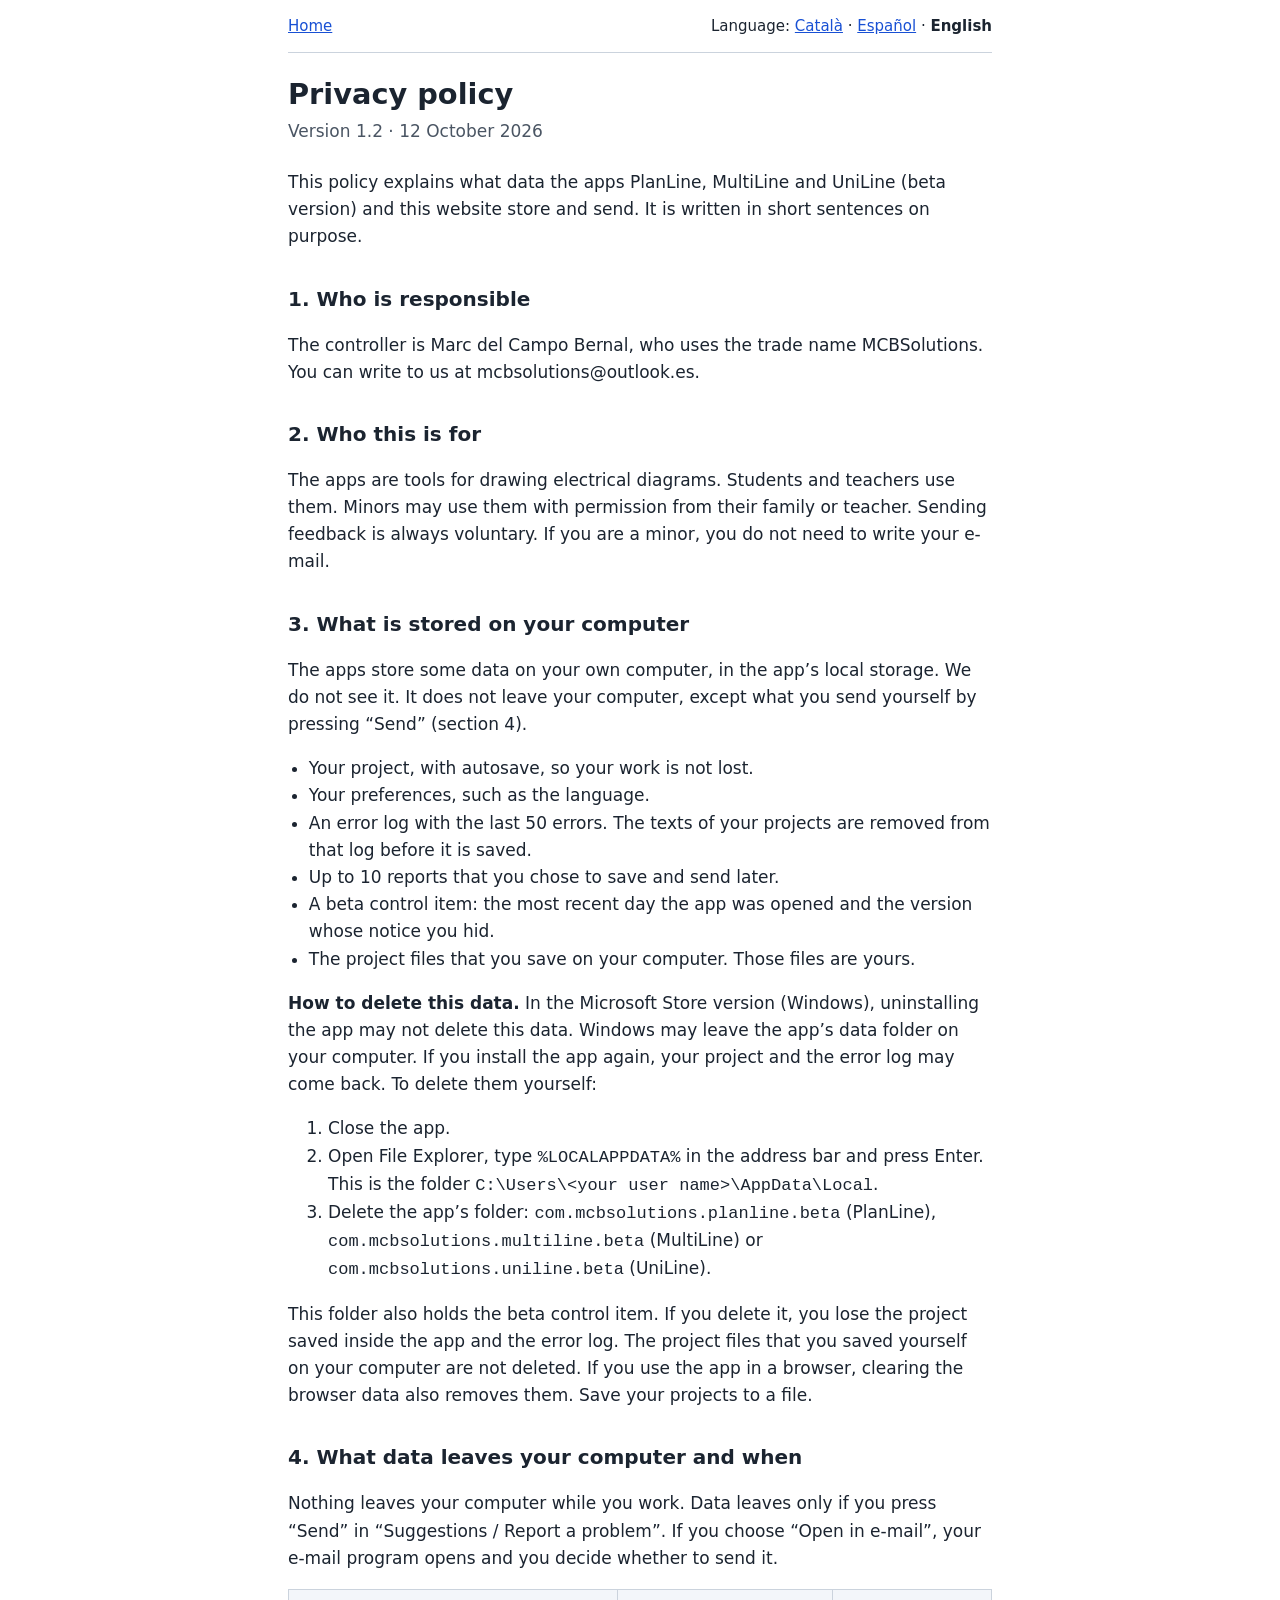
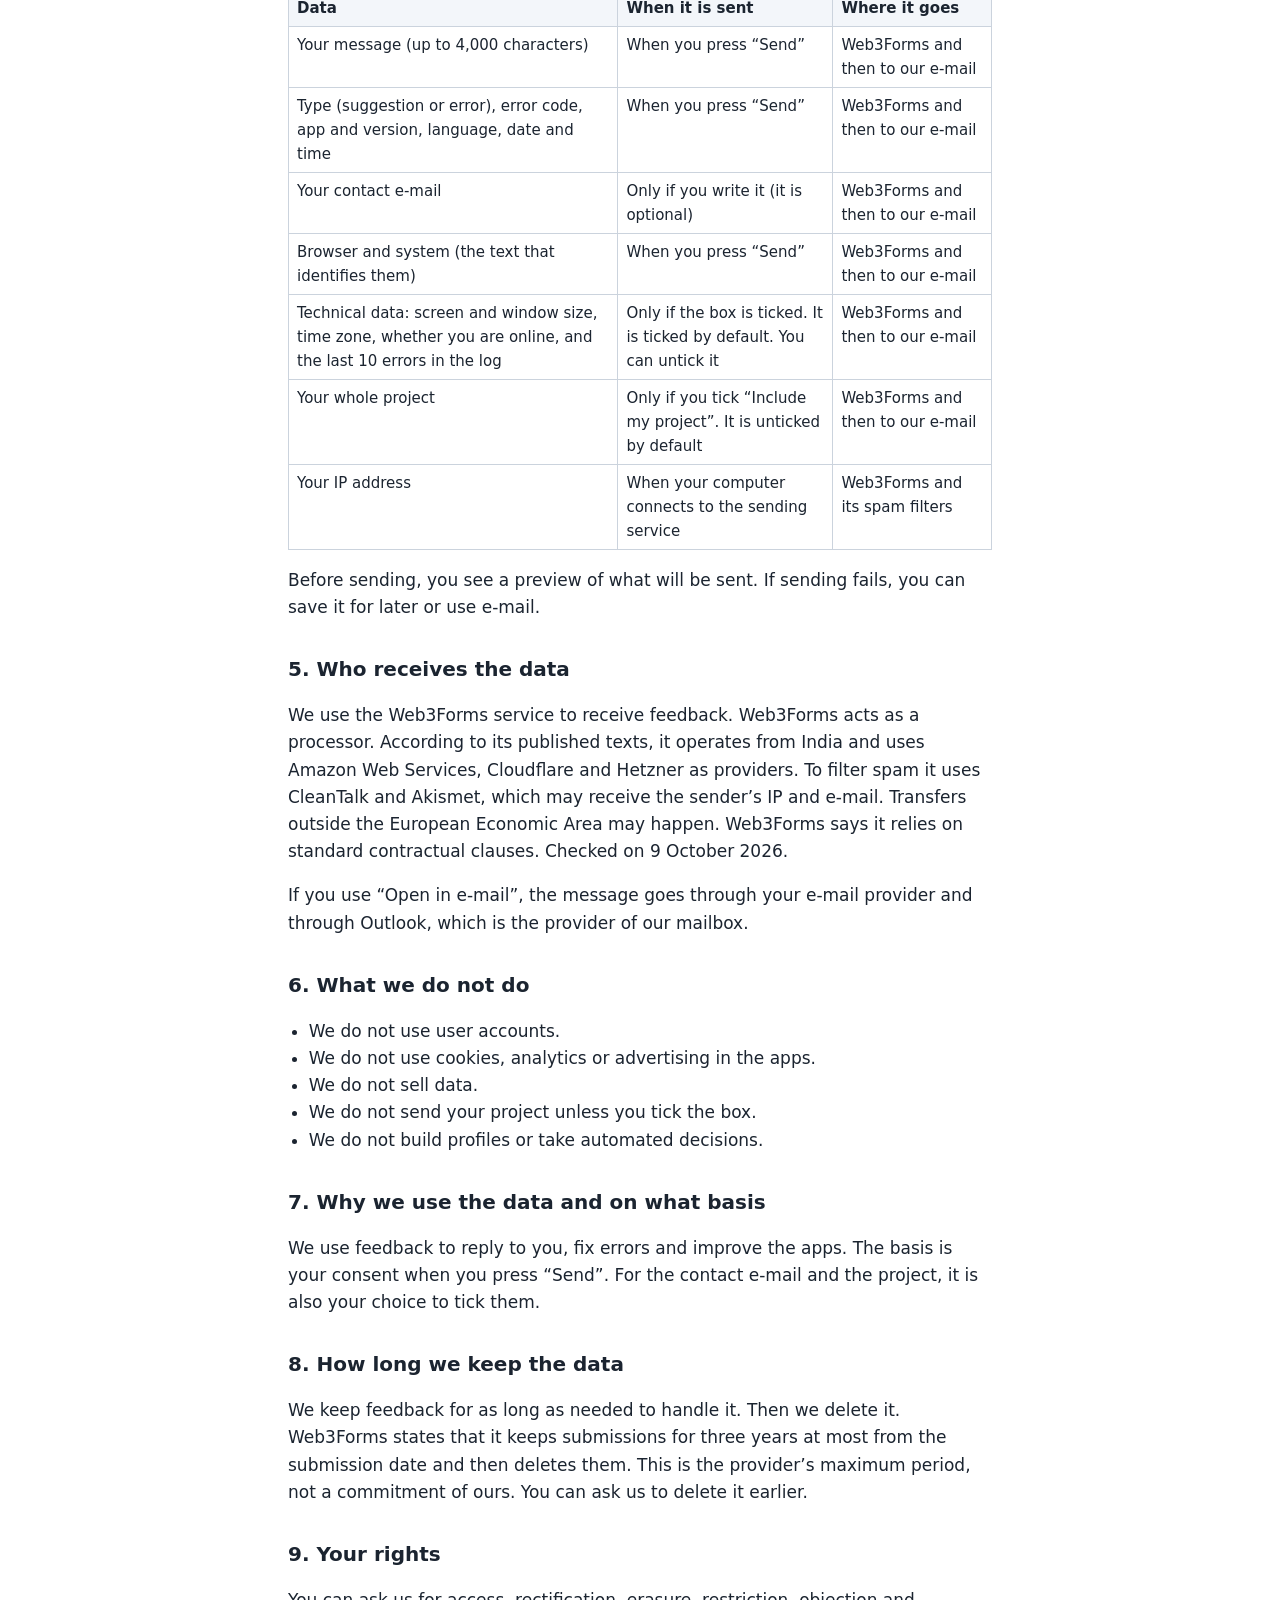
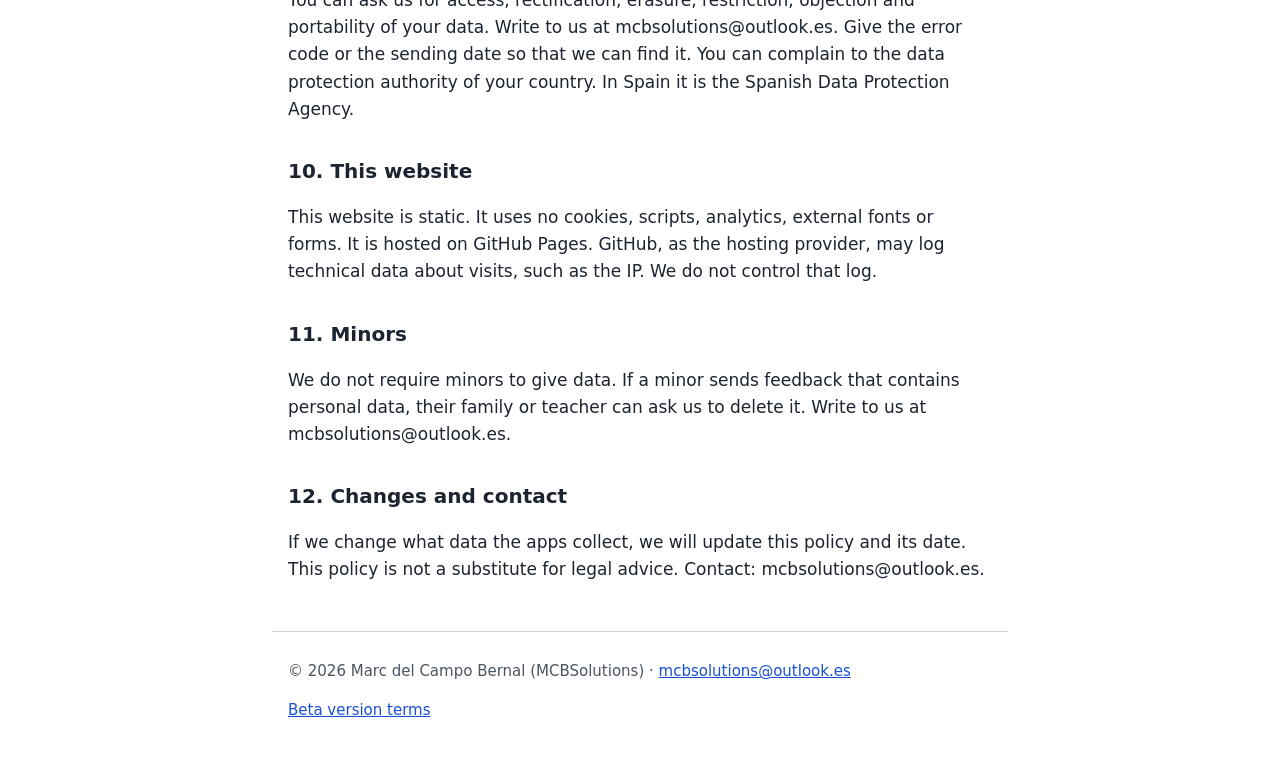
<file: privacidad/en/index.html>
<!doctype html>
<html lang="en"><head><meta charset="utf-8"><meta name="viewport" content="width=device-width,initial-scale=1">
<title>Privacy policy · MCBSolutions</title><meta name="robots" content="index,follow"><link rel="icon" href="data:,"><link rel="alternate" hreflang="ca" href="../ca/index.html"><link rel="alternate" hreflang="es" href="../es/index.html"><link rel="alternate" hreflang="en" href="../en/index.html">
<link rel="stylesheet" href="../../estilo.css"></head><body>
<header><nav aria-label="Language"><a href="../../index.html">Home</a><span>Language: <a href="../ca/index.html" hreflang="ca" lang="ca">Català</a> · <a href="../es/index.html" hreflang="es" lang="es">Español</a> · <span aria-current="true">English</span></span></nav></header>
<main>
<h1>Privacy policy</h1><p class="fecha">Version 1.2 · 12 October 2026</p>
<p>This policy explains what data the apps PlanLine, MultiLine and UniLine (beta version) and this website store and send. It is written in short sentences on purpose.</p>
<h2>1. Who is responsible</h2>
<p>The controller is Marc del Campo Bernal, who uses the trade name MCBSolutions. You can write to us at mcbsolutions@outlook.es.</p>
<h2>2. Who this is for</h2>
<p>The apps are tools for drawing electrical diagrams. Students and teachers use them. Minors may use them with permission from their family or teacher. Sending feedback is always voluntary. If you are a minor, you do not need to write your e-mail.</p>
<h2>3. What is stored on your computer</h2>
<p>The apps store some data on your own computer, in the app’s local storage. We do not see it. It does not leave your computer, except what you send yourself by pressing “Send” (section 4).</p>
<ul><li>Your project, with autosave, so your work is not lost.</li><li>Your preferences, such as the language.</li><li>An error log with the last 50 errors. The texts of your projects are removed from that log before it is saved.</li><li>Up to 10 reports that you chose to save and send later.</li><li>A beta control item: the most recent day the app was opened and the version whose notice you hid.</li><li>The project files that you save on your computer. Those files are yours.</li></ul>
<p><strong>How to delete this data.</strong> In the Microsoft Store version (Windows), uninstalling the app may not delete this data. Windows may leave the app’s data folder on your computer. If you install the app again, your project and the error log may come back. To delete them yourself:</p>
<ol><li>Close the app.</li><li>Open File Explorer, type <code>%LOCALAPPDATA%</code> in the address bar and press Enter. This is the folder <code>C:\Users\&lt;your user name&gt;\AppData\Local</code>.</li><li>Delete the app’s folder: <code>com.mcbsolutions.planline.beta</code> (PlanLine), <code>com.mcbsolutions.multiline.beta</code> (MultiLine) or <code>com.mcbsolutions.uniline.beta</code> (UniLine).</li></ol>
<p>This folder also holds the beta control item. If you delete it, you lose the project saved inside the app and the error log. The project files that you saved yourself on your computer are not deleted. If you use the app in a browser, clearing the browser data also removes them. Save your projects to a file.</p>
<h2>4. What data leaves your computer and when</h2>
<p>Nothing leaves your computer while you work. Data leaves only if you press “Send” in “Suggestions / Report a problem”. If you choose “Open in e-mail”, your e-mail program opens and you decide whether to send it.</p>
<div class="tabla"><table><thead><tr><th scope='col'>Data</th><th scope='col'>When it is sent</th><th scope='col'>Where it goes</th></tr></thead><tbody><tr><td>Your message (up to 4,000 characters)</td><td>When you press “Send”</td><td>Web3Forms and then to our e-mail</td></tr><tr><td>Type (suggestion or error), error code, app and version, language, date and time</td><td>When you press “Send”</td><td>Web3Forms and then to our e-mail</td></tr><tr><td>Your contact e-mail</td><td>Only if you write it (it is optional)</td><td>Web3Forms and then to our e-mail</td></tr><tr><td>Browser and system (the text that identifies them)</td><td>When you press “Send”</td><td>Web3Forms and then to our e-mail</td></tr><tr><td>Technical data: screen and window size, time zone, whether you are online, and the last 10 errors in the log</td><td>Only if the box is ticked. It is ticked by default. You can untick it</td><td>Web3Forms and then to our e-mail</td></tr><tr><td>Your whole project</td><td>Only if you tick “Include my project”. It is unticked by default</td><td>Web3Forms and then to our e-mail</td></tr><tr><td>Your IP address</td><td>When your computer connects to the sending service</td><td>Web3Forms and its spam filters</td></tr></tbody></table></div>
<p>Before sending, you see a preview of what will be sent. If sending fails, you can save it for later or use e-mail.</p>
<h2>5. Who receives the data</h2>
<p>We use the Web3Forms service to receive feedback. Web3Forms acts as a processor. According to its published texts, it operates from India and uses Amazon Web Services, Cloudflare and Hetzner as providers. To filter spam it uses CleanTalk and Akismet, which may receive the sender’s IP and e-mail. Transfers outside the European Economic Area may happen. Web3Forms says it relies on standard contractual clauses. Checked on 9 October 2026.</p>
<p>If you use “Open in e-mail”, the message goes through your e-mail provider and through Outlook, which is the provider of our mailbox.</p>
<h2>6. What we do not do</h2>
<ul><li>We do not use user accounts.</li><li>We do not use cookies, analytics or advertising in the apps.</li><li>We do not sell data.</li><li>We do not send your project unless you tick the box.</li><li>We do not build profiles or take automated decisions.</li></ul>
<h2>7. Why we use the data and on what basis</h2>
<p>We use feedback to reply to you, fix errors and improve the apps. The basis is your consent when you press “Send”. For the contact e-mail and the project, it is also your choice to tick them.</p>
<h2>8. How long we keep the data</h2>
<p>We keep feedback for as long as needed to handle it. Then we delete it. Web3Forms states that it keeps submissions for three years at most from the submission date and then deletes them. This is the provider’s maximum period, not a commitment of ours. You can ask us to delete it earlier.</p>
<h2>9. Your rights</h2>
<p>You can ask us for access, rectification, erasure, restriction, objection and portability of your data. Write to us at mcbsolutions@outlook.es. Give the error code or the sending date so that we can find it. You can complain to the data protection authority of your country. In Spain it is the Spanish Data Protection Agency.</p>
<h2>10. This website</h2>
<p>This website is static. It uses no cookies, scripts, analytics, external fonts or forms. It is hosted on GitHub Pages. GitHub, as the hosting provider, may log technical data about visits, such as the IP. We do not control that log.</p>
<h2>11. Minors</h2>
<p>We do not require minors to give data. If a minor sends feedback that contains personal data, their family or teacher can ask us to delete it. Write to us at mcbsolutions@outlook.es.</p>
<h2>12. Changes and contact</h2>
<p>If we change what data the apps collect, we will update this policy and its date. This policy is not a substitute for legal advice. Contact: mcbsolutions@outlook.es.</p>
</main>
<footer><p>© 2026 Marc del Campo Bernal (MCBSolutions) · <a href="mailto:mcbsolutions@outlook.es">mcbsolutions@outlook.es</a></p><p><a href="../../condiciones-beta/en/index.html">Beta version terms</a></p></footer>
</body></html>
</file>
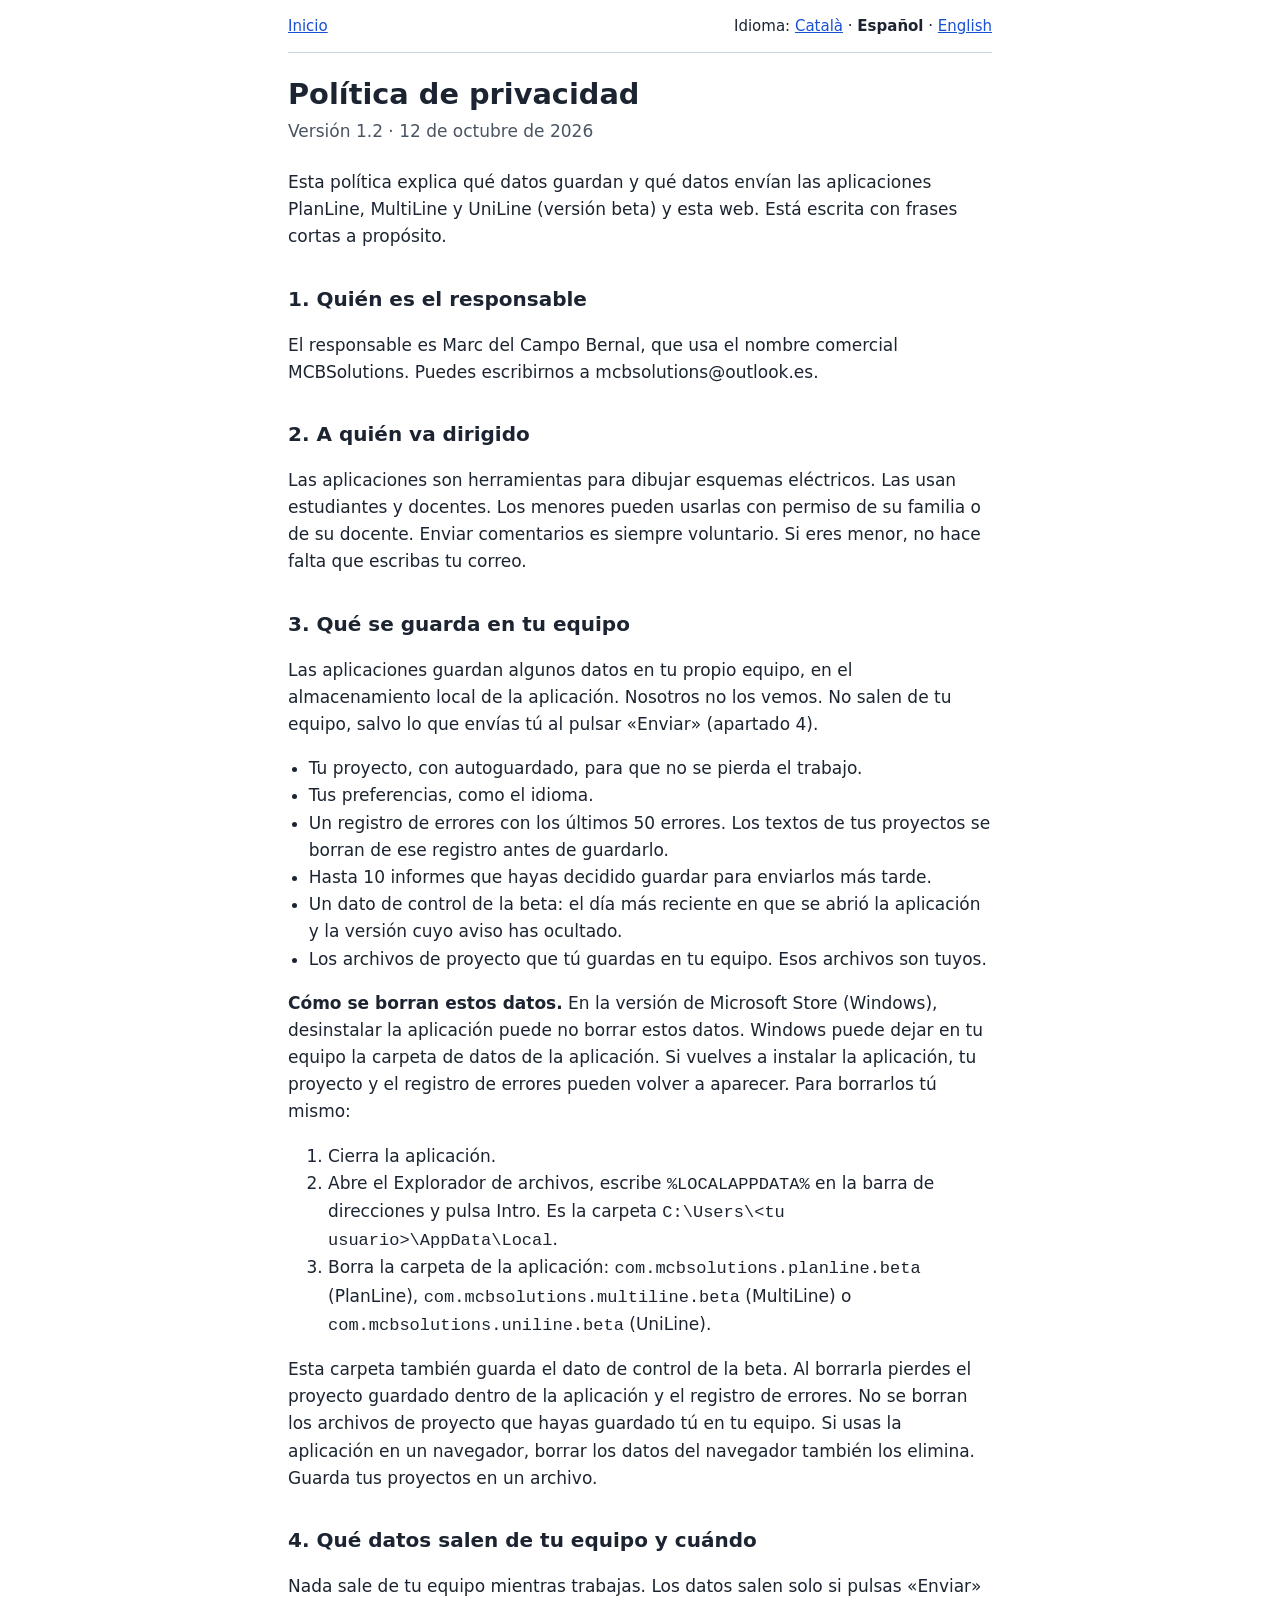
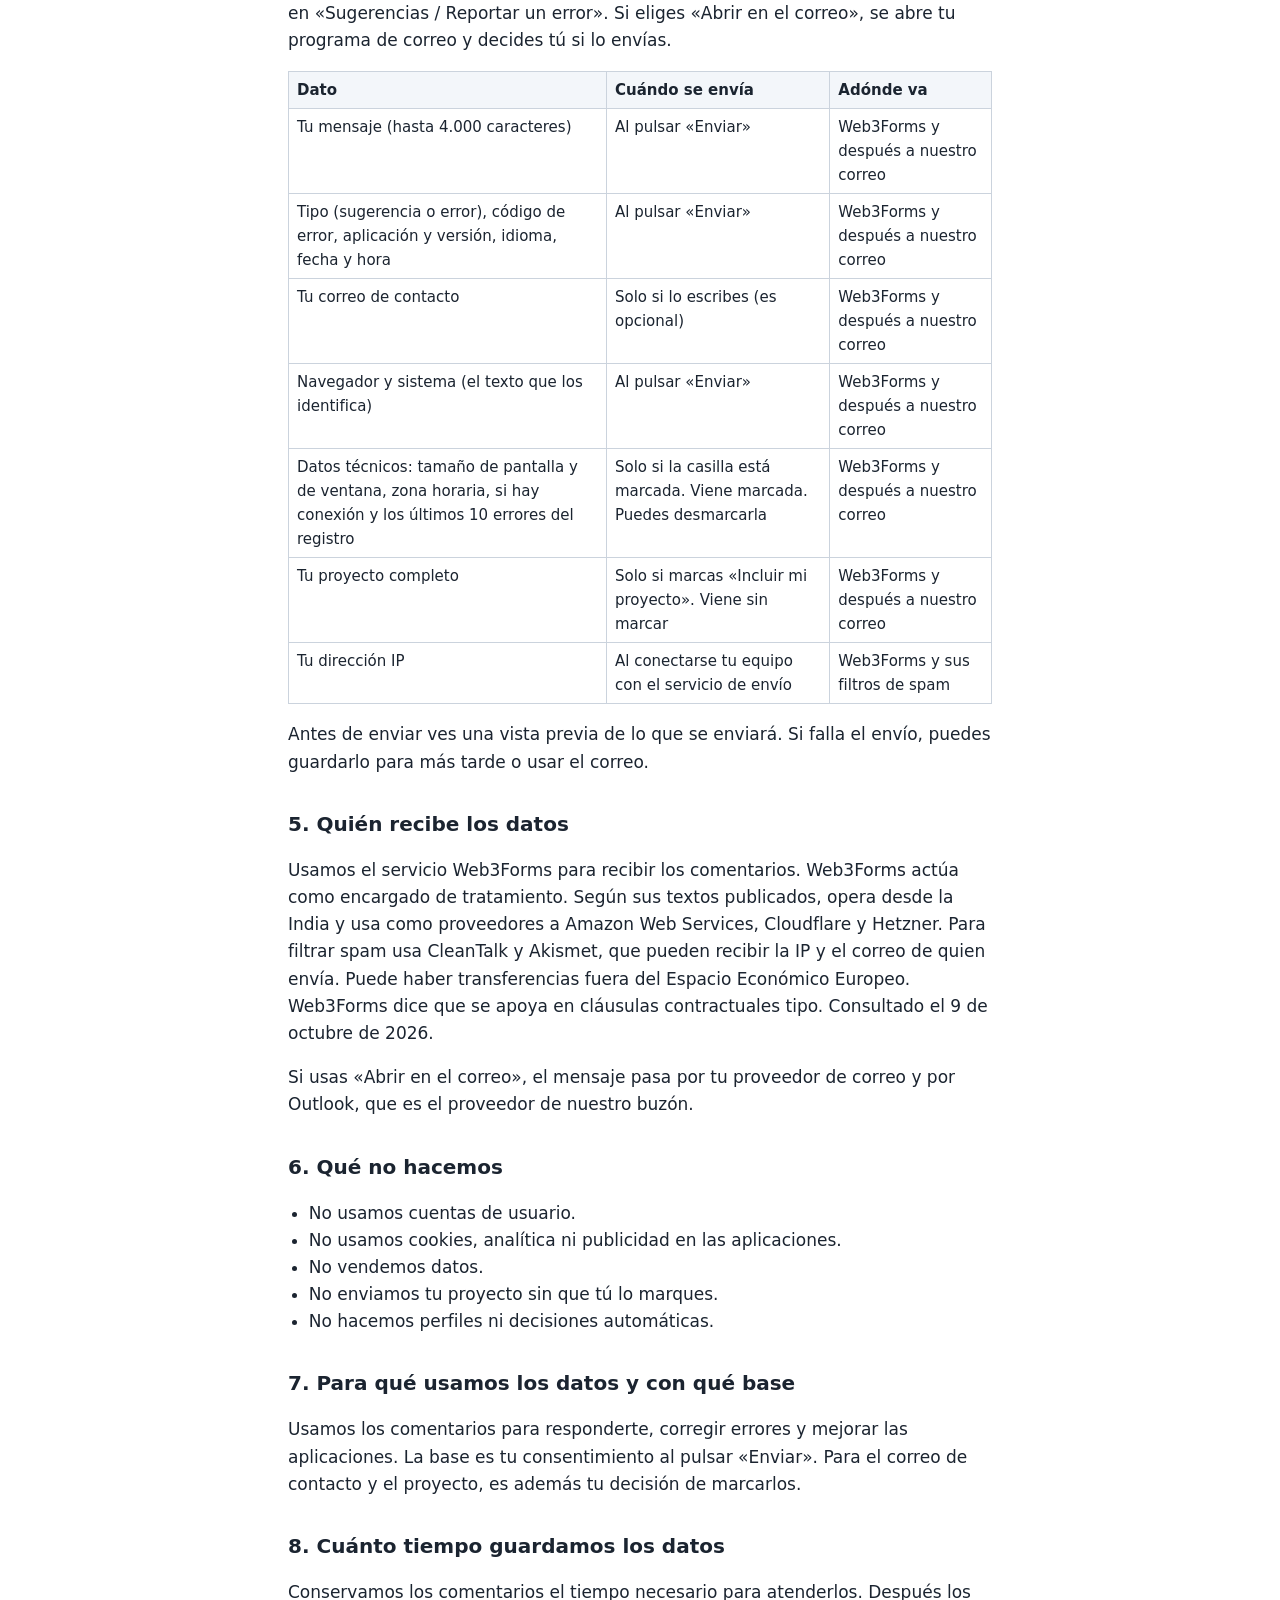
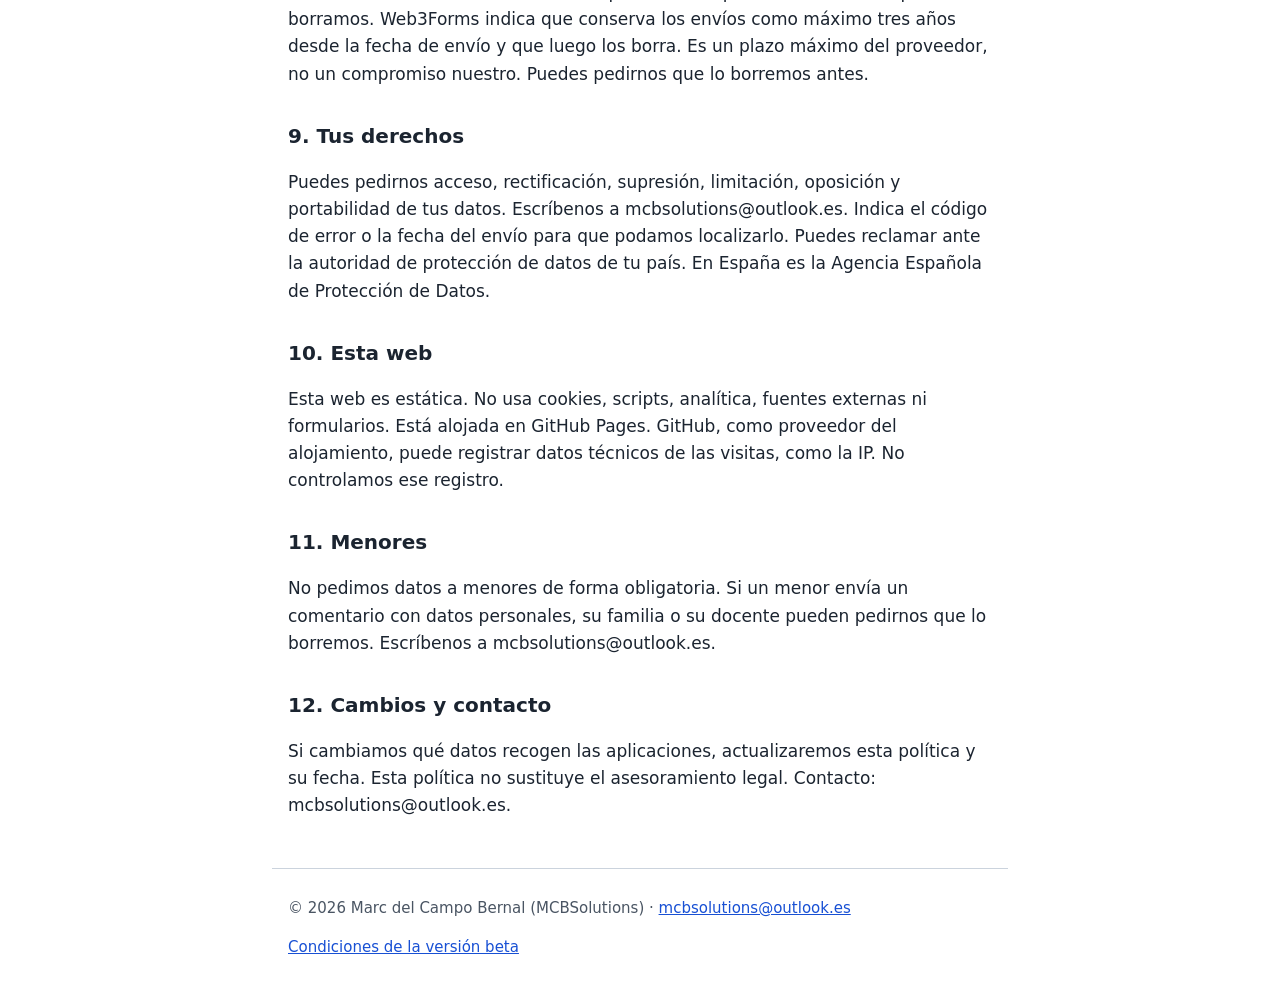
<file: privacidad/es/index.html>
<!doctype html>
<html lang="es"><head><meta charset="utf-8"><meta name="viewport" content="width=device-width,initial-scale=1">
<title>Política de privacidad · MCBSolutions</title><meta name="robots" content="index,follow"><link rel="icon" href="data:,"><link rel="alternate" hreflang="ca" href="../ca/index.html"><link rel="alternate" hreflang="es" href="../es/index.html"><link rel="alternate" hreflang="en" href="../en/index.html">
<link rel="stylesheet" href="../../estilo.css"></head><body>
<header><nav aria-label="Idioma"><a href="../../index.html">Inicio</a><span>Idioma: <a href="../ca/index.html" hreflang="ca" lang="ca">Català</a> · <span aria-current="true">Español</span> · <a href="../en/index.html" hreflang="en" lang="en">English</a></span></nav></header>
<main>
<h1>Política de privacidad</h1><p class="fecha">Versión 1.2 · 12 de octubre de 2026</p>
<p>Esta política explica qué datos guardan y qué datos envían las aplicaciones PlanLine, MultiLine y UniLine (versión beta) y esta web. Está escrita con frases cortas a propósito.</p>
<h2>1. Quién es el responsable</h2>
<p>El responsable es Marc del Campo Bernal, que usa el nombre comercial MCBSolutions. Puedes escribirnos a mcbsolutions@outlook.es.</p>
<h2>2. A quién va dirigido</h2>
<p>Las aplicaciones son herramientas para dibujar esquemas eléctricos. Las usan estudiantes y docentes. Los menores pueden usarlas con permiso de su familia o de su docente. Enviar comentarios es siempre voluntario. Si eres menor, no hace falta que escribas tu correo.</p>
<h2>3. Qué se guarda en tu equipo</h2>
<p>Las aplicaciones guardan algunos datos en tu propio equipo, en el almacenamiento local de la aplicación. Nosotros no los vemos. No salen de tu equipo, salvo lo que envías tú al pulsar «Enviar» (apartado 4).</p>
<ul><li>Tu proyecto, con autoguardado, para que no se pierda el trabajo.</li><li>Tus preferencias, como el idioma.</li><li>Un registro de errores con los últimos 50 errores. Los textos de tus proyectos se borran de ese registro antes de guardarlo.</li><li>Hasta 10 informes que hayas decidido guardar para enviarlos más tarde.</li><li>Un dato de control de la beta: el día más reciente en que se abrió la aplicación y la versión cuyo aviso has ocultado.</li><li>Los archivos de proyecto que tú guardas en tu equipo. Esos archivos son tuyos.</li></ul>
<p><strong>Cómo se borran estos datos.</strong> En la versión de Microsoft Store (Windows), desinstalar la aplicación puede no borrar estos datos. Windows puede dejar en tu equipo la carpeta de datos de la aplicación. Si vuelves a instalar la aplicación, tu proyecto y el registro de errores pueden volver a aparecer. Para borrarlos tú mismo:</p>
<ol><li>Cierra la aplicación.</li><li>Abre el Explorador de archivos, escribe <code>%LOCALAPPDATA%</code> en la barra de direcciones y pulsa Intro. Es la carpeta <code>C:\Users\&lt;tu usuario&gt;\AppData\Local</code>.</li><li>Borra la carpeta de la aplicación: <code>com.mcbsolutions.planline.beta</code> (PlanLine), <code>com.mcbsolutions.multiline.beta</code> (MultiLine) o <code>com.mcbsolutions.uniline.beta</code> (UniLine).</li></ol>
<p>Esta carpeta también guarda el dato de control de la beta. Al borrarla pierdes el proyecto guardado dentro de la aplicación y el registro de errores. No se borran los archivos de proyecto que hayas guardado tú en tu equipo. Si usas la aplicación en un navegador, borrar los datos del navegador también los elimina. Guarda tus proyectos en un archivo.</p>
<h2>4. Qué datos salen de tu equipo y cuándo</h2>
<p>Nada sale de tu equipo mientras trabajas. Los datos salen solo si pulsas «Enviar» en «Sugerencias / Reportar un error». Si eliges «Abrir en el correo», se abre tu programa de correo y decides tú si lo envías.</p>
<div class="tabla"><table><thead><tr><th scope='col'>Dato</th><th scope='col'>Cuándo se envía</th><th scope='col'>Adónde va</th></tr></thead><tbody><tr><td>Tu mensaje (hasta 4.000 caracteres)</td><td>Al pulsar «Enviar»</td><td>Web3Forms y después a nuestro correo</td></tr><tr><td>Tipo (sugerencia o error), código de error, aplicación y versión, idioma, fecha y hora</td><td>Al pulsar «Enviar»</td><td>Web3Forms y después a nuestro correo</td></tr><tr><td>Tu correo de contacto</td><td>Solo si lo escribes (es opcional)</td><td>Web3Forms y después a nuestro correo</td></tr><tr><td>Navegador y sistema (el texto que los identifica)</td><td>Al pulsar «Enviar»</td><td>Web3Forms y después a nuestro correo</td></tr><tr><td>Datos técnicos: tamaño de pantalla y de ventana, zona horaria, si hay conexión y los últimos 10 errores del registro</td><td>Solo si la casilla está marcada. Viene marcada. Puedes desmarcarla</td><td>Web3Forms y después a nuestro correo</td></tr><tr><td>Tu proyecto completo</td><td>Solo si marcas «Incluir mi proyecto». Viene sin marcar</td><td>Web3Forms y después a nuestro correo</td></tr><tr><td>Tu dirección IP</td><td>Al conectarse tu equipo con el servicio de envío</td><td>Web3Forms y sus filtros de spam</td></tr></tbody></table></div>
<p>Antes de enviar ves una vista previa de lo que se enviará. Si falla el envío, puedes guardarlo para más tarde o usar el correo.</p>
<h2>5. Quién recibe los datos</h2>
<p>Usamos el servicio Web3Forms para recibir los comentarios. Web3Forms actúa como encargado de tratamiento. Según sus textos publicados, opera desde la India y usa como proveedores a Amazon Web Services, Cloudflare y Hetzner. Para filtrar spam usa CleanTalk y Akismet, que pueden recibir la IP y el correo de quien envía. Puede haber transferencias fuera del Espacio Económico Europeo. Web3Forms dice que se apoya en cláusulas contractuales tipo. Consultado el 9 de octubre de 2026.</p>
<p>Si usas «Abrir en el correo», el mensaje pasa por tu proveedor de correo y por Outlook, que es el proveedor de nuestro buzón.</p>
<h2>6. Qué no hacemos</h2>
<ul><li>No usamos cuentas de usuario.</li><li>No usamos cookies, analítica ni publicidad en las aplicaciones.</li><li>No vendemos datos.</li><li>No enviamos tu proyecto sin que tú lo marques.</li><li>No hacemos perfiles ni decisiones automáticas.</li></ul>
<h2>7. Para qué usamos los datos y con qué base</h2>
<p>Usamos los comentarios para responderte, corregir errores y mejorar las aplicaciones. La base es tu consentimiento al pulsar «Enviar». Para el correo de contacto y el proyecto, es además tu decisión de marcarlos.</p>
<h2>8. Cuánto tiempo guardamos los datos</h2>
<p>Conservamos los comentarios el tiempo necesario para atenderlos. Después los borramos. Web3Forms indica que conserva los envíos como máximo tres años desde la fecha de envío y que luego los borra. Es un plazo máximo del proveedor, no un compromiso nuestro. Puedes pedirnos que lo borremos antes.</p>
<h2>9. Tus derechos</h2>
<p>Puedes pedirnos acceso, rectificación, supresión, limitación, oposición y portabilidad de tus datos. Escríbenos a mcbsolutions@outlook.es. Indica el código de error o la fecha del envío para que podamos localizarlo. Puedes reclamar ante la autoridad de protección de datos de tu país. En España es la Agencia Española de Protección de Datos.</p>
<h2>10. Esta web</h2>
<p>Esta web es estática. No usa cookies, scripts, analítica, fuentes externas ni formularios. Está alojada en GitHub Pages. GitHub, como proveedor del alojamiento, puede registrar datos técnicos de las visitas, como la IP. No controlamos ese registro.</p>
<h2>11. Menores</h2>
<p>No pedimos datos a menores de forma obligatoria. Si un menor envía un comentario con datos personales, su familia o su docente pueden pedirnos que lo borremos. Escríbenos a mcbsolutions@outlook.es.</p>
<h2>12. Cambios y contacto</h2>
<p>Si cambiamos qué datos recogen las aplicaciones, actualizaremos esta política y su fecha. Esta política no sustituye el asesoramiento legal. Contacto: mcbsolutions@outlook.es.</p>
</main>
<footer><p>© 2026 Marc del Campo Bernal (MCBSolutions) · <a href="mailto:mcbsolutions@outlook.es">mcbsolutions@outlook.es</a></p><p><a href="../../condiciones-beta/es/index.html">Condiciones de la versión beta</a></p></footer>
</body></html>
</file>
<file: estilo.css>
:root{--bg:#fff;--fg:#1b2430;--fg2:#4a5563;--line:#cbd3dd;--acc:#1850d4;--soft:#f3f6fa}
@media (prefers-color-scheme:dark){:root{--bg:#10161d;--fg:#e6ebf1;--fg2:#a9b4c0;--line:#2c3744;--acc:#8ab4ff;--soft:#18212b}}
*{box-sizing:border-box}
body{margin:0;background:var(--bg);color:var(--fg);font:17px/1.6 system-ui,-apple-system,"Segoe UI",Roboto,sans-serif}
header,main,footer{max-width:46rem;margin:0 auto;padding:0 16px}
header nav{display:flex;flex-wrap:wrap;gap:8px 20px;justify-content:space-between;padding:14px 0;border-bottom:1px solid var(--line);font-size:15px}
a{color:var(--acc)}
a:focus-visible{outline:2px solid var(--acc);outline-offset:2px}
[aria-current]{font-weight:700}
h1{font-size:1.8rem;line-height:1.25;margin:1.5rem 0 .3rem}
h2{font-size:1.25rem;margin:2rem 0 .4rem}
.fecha{color:var(--fg2);margin:0 0 1.5rem}
p,li{overflow-wrap:anywhere}
ul{padding-left:1.3rem}
.tabla{overflow-x:auto;margin:1rem 0}
table{border-collapse:collapse;width:100%;font-size:15px;min-width:34rem}
th,td{border:1px solid var(--line);padding:6px 8px;text-align:left;vertical-align:top}
th{background:var(--soft)}
.lista{list-style:none;padding:0}
.lista li{margin:.4rem 0}
.lang{margin:1.5rem 0;padding:12px 14px;border:1px solid var(--line);border-radius:6px;background:var(--soft)}
.lang h2{margin:0 0 .3rem;font-size:1.1rem}
footer{border-top:1px solid var(--line);margin-top:3rem;padding-top:12px;padding-bottom:32px;color:var(--fg2);font-size:15px}
</file>
